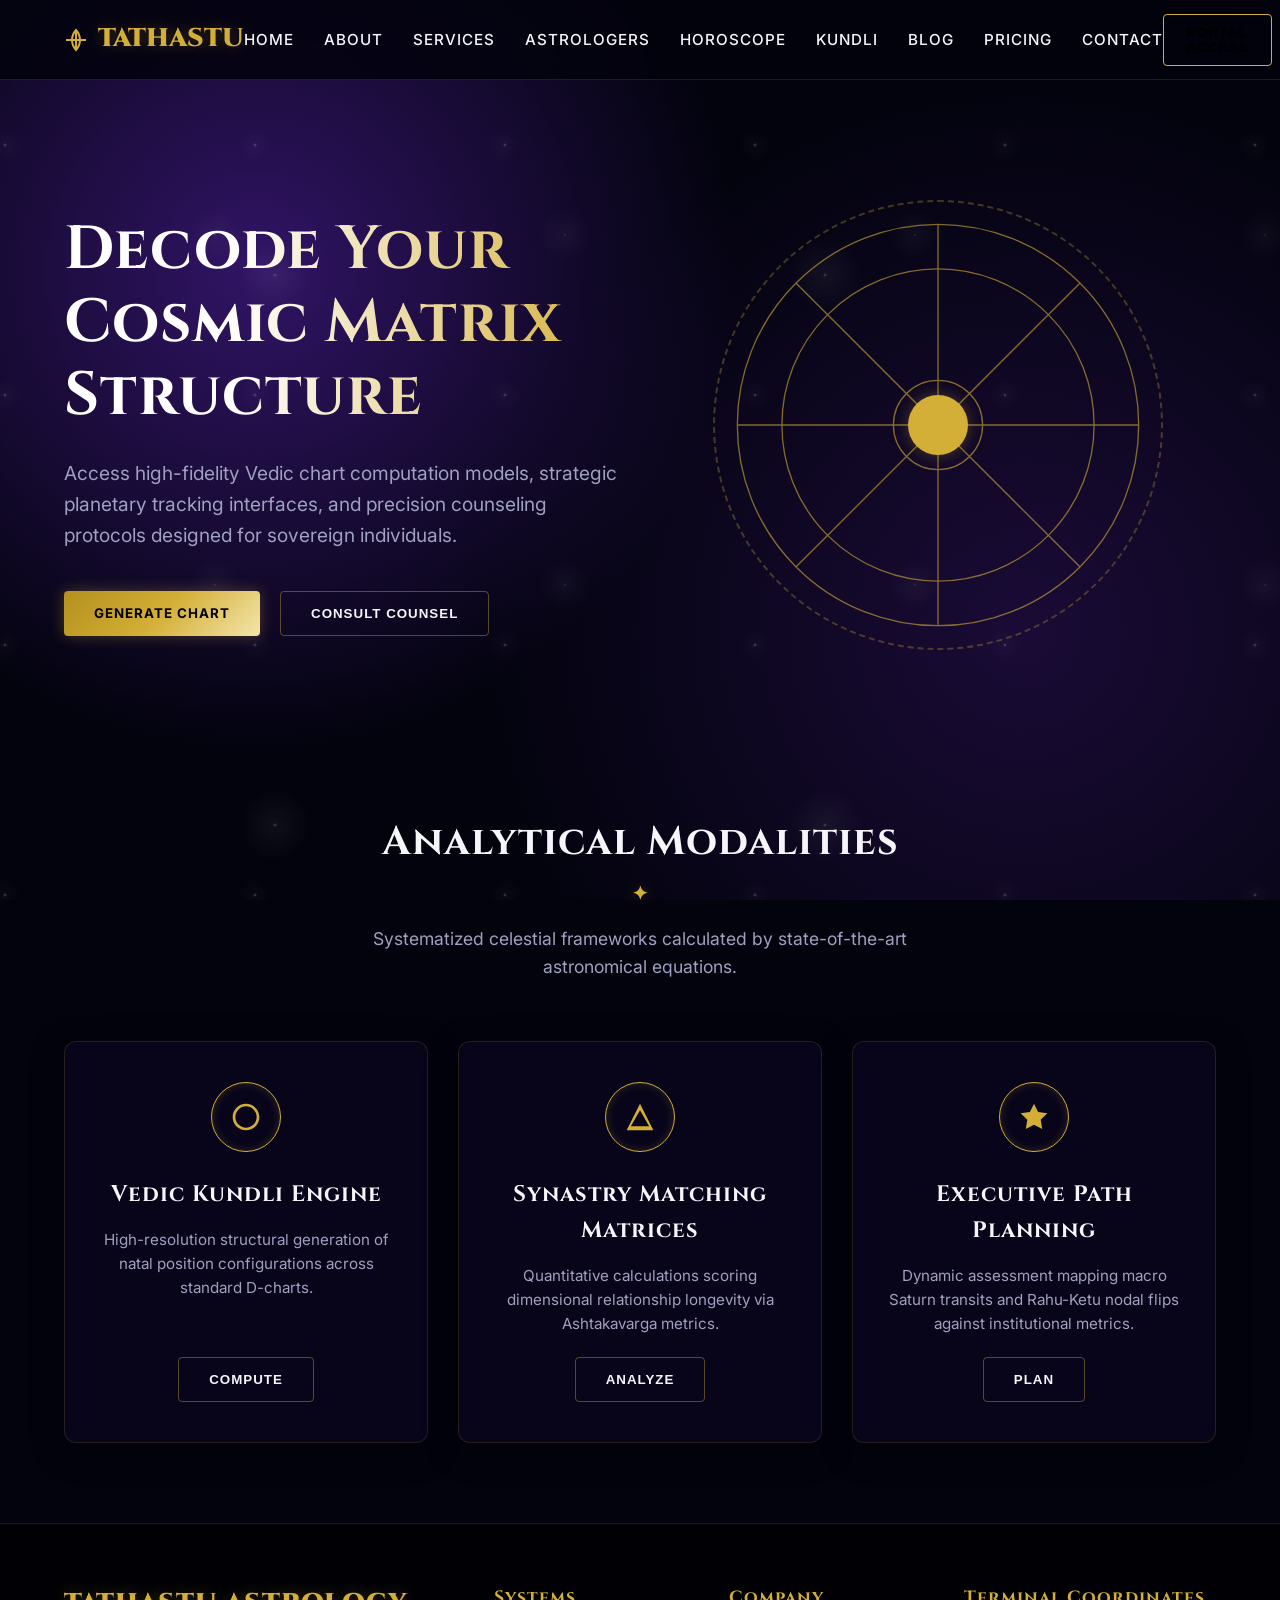
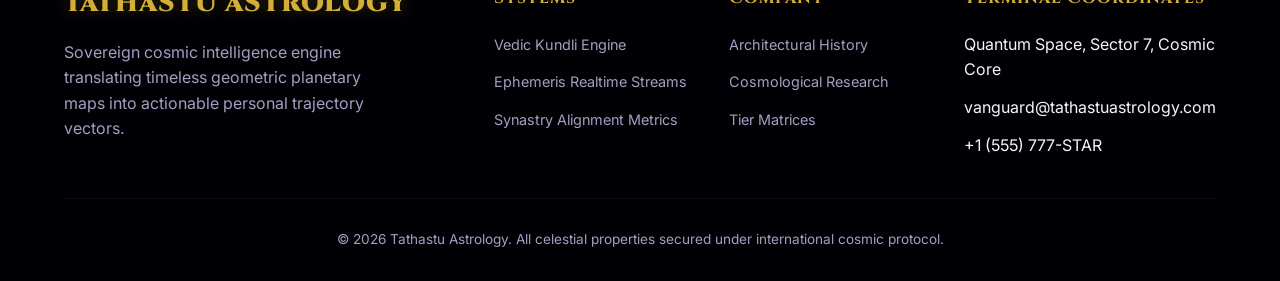
<file: tathastu-astrology/index.html>
<!DOCTYPE html>
<html lang="en">
<head>
    <meta charset="UTF-8">
    <meta name="viewport" content="width=device-width, initial-scale=1.0">
    <title>Tathastu Astrology | Elite Celestial Insights</title>
    <link rel="stylesheet" href="assets/css/style.css">
</head>
<body>

    <nav class="celestial-nav">
        <a href="index.html" class="nav-brand">
            <svg width="24" height="24" viewBox="0 0 24 24" fill="none" stroke="currentColor" stroke-width="2" style="color:var(--accent-gold);"><path d="M12 2v20M2 12h20M12 2a15.3 15.3 0 0 1 4 10 15.3 15.3 0 0 1-4 10 15.3 15.3 0 0 1-4-10 15.3 15.3 0 0 1 4-10z"/></svg>
            TATHASTU
        </a>
        <ul class="nav-links">
            <li><a href="index.html">Home</a></li>
            <li><a href="about.html">About</a></li>
            <li><a href="services.html">Services</a></li>
            <li><a href="astrologers.html">Astrologers</a></li>
            <li><a href="horoscope.html">Horoscope</a></li>
            <li><a href="kundli.html">Kundli</a></li>
            <li><a href="blog.html">Blog</a></li>
            <li><a href="pricing.html">Pricing</a></li>
            <li><a href="contact.html">Contact</a></li>
        </ul>
        <button class="nav-auth-btn" onclick="window.location.href='login.html'">Portal Access</button>
    </nav>

    <main class="page-container">
        <section class="hero-wrapper">
            <div class="hero-content">
                <h1>Decode Your Cosmic Matrix Structure</h1>
                <p>Access high-fidelity Vedic chart computation models, strategic planetary tracking interfaces, and precision counseling protocols designed for sovereign individuals.</p>
                <div class="hero-ctas">
                    <button class="btn-gold" onclick="window.location.href='kundli.html'">Generate Chart</button>
                    <button class="btn-outline" onclick="window.location.href='astrologers.html'">Consult Counsel</button>
                </div>
            </div>
            <div class="hero-visual">
                <div class="zodiac-wheel-container">
                    <svg viewBox="0 0 100 100" width="100%" height="100%" style="fill:none; stroke:var(--accent-gold); stroke-width:0.3; opacity:0.6;">
                        <circle cx="50" cy="50" r="45" />
                        <circle cx="50" cy="50" r="35" />
                        <circle cx="50" cy="50" r="10" />
                        <line x1="50" y1="5" x2="50" y2="95" />
                        <line x1="5" y1="50" x2="95" y2="50" />
                        <line x1="18.2" y1="18.2" x2="81.8" y2="81.8" />
                        <line x1="81.8" y1="18.2" x2="18.2" y2="81.8" />
                    </svg>
                    <div class="zodiac-wheel-center"></div>
                </div>
            </div>
        </section>

        <section style="margin-top: 100px;">
            <div class="section-header">
                <h2>Analytical Modalities</h2>
                <p>Systematized celestial frameworks calculated by state-of-the-art astronomical equations.</p>
            </div>
            <div class="services-matrix">
                <div class="service-card glass-panel">
                    <div class="service-icon-frame">
                        <svg viewBox="0 0 24 24"><path d="M12 22C6.477 22 2 17.523 2 12S6.477 2 12 2s10 4.477 10 10-4.477 10-10 10zm0-2a8 8 0 1 0 0-16 8 8 0 0 0 0 16z"/></svg>
                    </div>
                    <h3>Vedic Kundli Engine</h3>
                    <p>High-resolution structural generation of natal position configurations across standard D-charts.</p>
                    <button class="btn-outline" onclick="window.location.href='kundli.html'">Compute</button>
                </div>
                <div class="service-card glass-panel">
                    <div class="service-icon-frame">
                        <svg viewBox="0 0 24 24"><path d="M12 2L2 22h20L12 2zm0 4.85L18.85 19H5.15L12 6.85z"/></svg>
                    </div>
                    <h3>Synastry Matching Matrices</h3>
                    <p>Quantitative calculations scoring dimensional relationship longevity via Ashtakavarga metrics.</p>
                    <button class="btn-outline" onclick="window.location.href='services.html'">Analyze</button>
                </div>
                <div class="service-card glass-panel">
                    <div class="service-icon-frame">
                        <svg viewBox="0 0 24 24"><path d="M12 2l3.09 6.26L22 9.27l-5 4.87 1.18 6.88L12 17.77l-6.18 3.25L7 14.14 2 9.27l6.91-1.01L12 2z"/></svg>
                    </div>
                    <h3>Executive Path Planning</h3>
                    <p>Dynamic assessment mapping macro Saturn transits and Rahu-Ketu nodal flips against institutional metrics.</p>
                    <button class="btn-outline" onclick="window.location.href='services.html'">Plan</button>
                </div>
            </div>
        </section>
    </main>

    <footer class="cosmic-footer">
        <div class="footer-layout">
            <div class="footer-info-block">
                <h3 class="nav-brand" style="padding-left:0;">TATHASTU ASTROLOGY</h3>
                <p>Sovereign cosmic intelligence engine translating timeless geometric planetary maps into actionable personal trajectory vectors.</p>
            </div>
            <div class="footer-column">
                <h4>Systems</h4>
                <ul>
                    <li><a href="kundli.html">Vedic Kundli Engine</a></li>
                    <li><a href="horoscope.html">Ephemeris Realtime Streams</a></li>
                    <li><a href="services.html">Synastry Alignment Metrics</a></li>
                </ul>
            </div>
            <div class="footer-column">
                <h4>Company</h4>
                <ul>
                    <li><a href="about.html">Architectural History</a></li>
                    <li><a href="blog.html">Cosmological Research</a></li>
                    <li><a href="pricing.html">Tier Matrices</a></li>
                </ul>
            </div>
            <div class="footer-column">
                <h4>Terminal Coordinates</h4>
                <ul>
                    <li>Quantum Space, Sector 7, Cosmic Core</li>
                    <li>vanguard@tathastuastrology.com</li>
                    <li>+1 (555) 777-STAR</li>
                </ul>
            </div>
        </div>
        <div class="footer-copyright">
            &copy; 2026 Tathastu Astrology. All celestial properties secured under international cosmic protocol.
        </div>
    </footer>

    <script src="assets/js/app.js"></script>
</body>
</html>
</file>
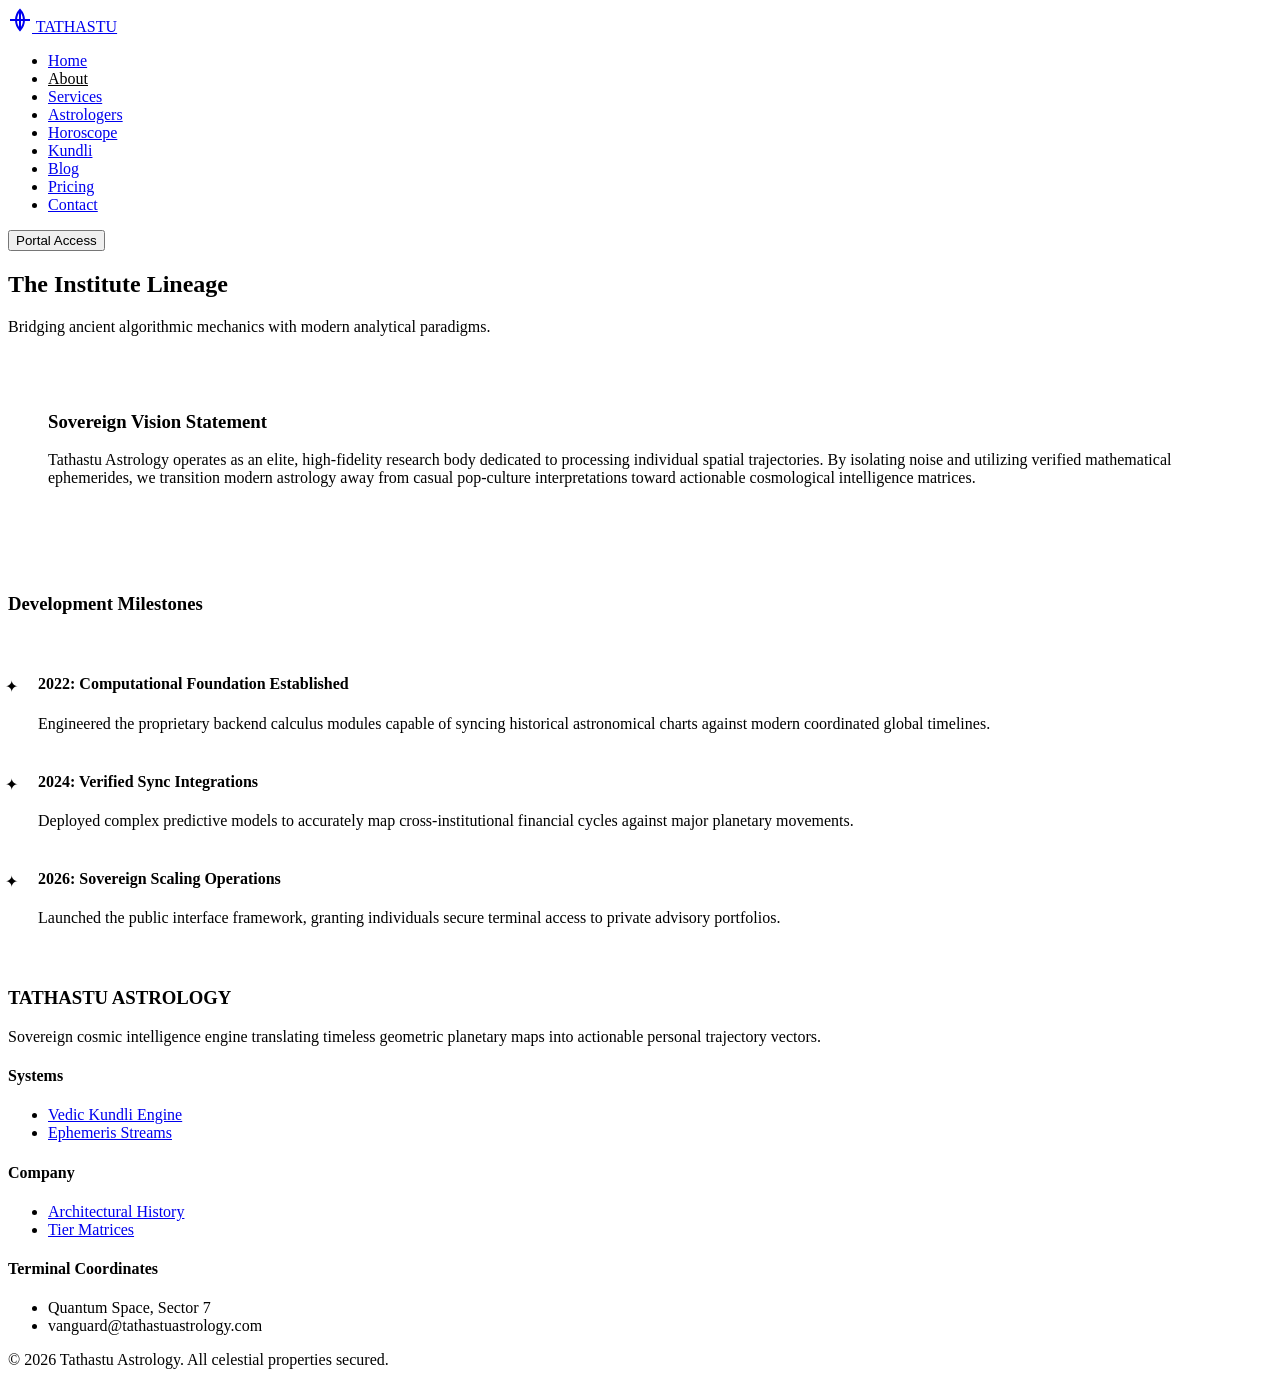
<file: tathastu-astrology/about.html>
<!DOCTYPE html>
<html lang="en">
<head>
    <meta charset="UTF-8">
    <meta name="viewport" content="width=device-width, initial-scale=1.0">
    <title>About | Tathastu Astrology</title>
    <link class="stylesheet" href="assets/css/style.css">
    <style>
        .timeline-matrix { position: relative; margin: 60px 0; padding-left: 30px; border-left: 2px solid var(--glass-border); }
        .timeline-node { position: relative; margin-bottom: 40px; }
        .timeline-node::before { content: "✦"; position: absolute; left: -37px; top: 2px; color: var(--accent-gold); background: var(--bg-space); padding: 0 4px; }
    </style>
</head>
<body>
    <nav class="celestial-nav">
        <a href="index.html" class="nav-brand">
            <svg width="24" height="24" viewBox="0 0 24 24" fill="none" stroke="currentColor" stroke-width="2" style="color:var(--accent-gold);"><path d="M12 2v20M2 12h20M12 2a15.3 15.3 0 0 1 4 10 15.3 15.3 0 0 1-4 10 15.3 15.3 0 0 1-4-10 15.3 15.3 0 0 1 4-10z"/></svg>
            TATHASTU
        </a>
        <ul class="nav-links">
            <li><a href="index.html">Home</a></li>
            <li><a href="about.html" style="color: var(--accent-gold);">About</a></li>
            <li><a href="services.html">Services</a></li>
            <li><a href="astrologers.html">Astrologers</a></li>
            <li><a href="horoscope.html">Horoscope</a></li>
            <li><a href="kundli.html">Kundli</a></li>
            <li><a href="blog.html">Blog</a></li>
            <li><a href="pricing.html">Pricing</a></li>
            <li><a href="contact.html">Contact</a></li>
        </ul>
        <button class="nav-auth-btn" onclick="window.location.href='login.html'">Portal Access</button>
    </nav>

    <main class="page-container">
        <section class="section-header">
            <h2>The Institute Lineage</h2>
            <p>Bridging ancient algorithmic mechanics with modern analytical paradigms.</p>
        </section>

        <div class="glass-panel" style="padding: 40px; margin-bottom: 50px;">
            <h3>Sovereign Vision Statement</h3>
            <p style="color: var(--text-muted); margin-top: 15px;">Tathastu Astrology operates as an elite, high-fidelity research body dedicated to processing individual spatial trajectories. By isolating noise and utilizing verified mathematical ephemerides, we transition modern astrology away from casual pop-culture interpretations toward actionable cosmological intelligence matrices.</p>
        </div>

        <h3>Development Milestones</h3>
        <div class="timeline-matrix">
            <div class="timeline-node">
                <h4>2022: Computational Foundation Established</h4>
                <p style="color: var(--text-muted);">Engineered the proprietary backend calculus modules capable of syncing historical astronomical charts against modern coordinated global timelines.</p>
            </div>
            <div class="timeline-node">
                <h4>2024: Verified Sync Integrations</h4>
                <p style="color: var(--text-muted);">Deployed complex predictive models to accurately map cross-institutional financial cycles against major planetary movements.</p>
            </div>
            <div class="timeline-node">
                <h4>2026: Sovereign Scaling Operations</h4>
                <p style="color: var(--text-muted);">Launched the public interface framework, granting individuals secure terminal access to private advisory portfolios.</p>
            </div>
        </div>
    </main>

    <footer class="cosmic-footer">
        <div class="footer-layout">
            <div class="footer-info-block">
                <h3 class="nav-brand" style="padding-left:0;">TATHASTU ASTROLOGY</h3>
                <p>Sovereign cosmic intelligence engine translating timeless geometric planetary maps into actionable personal trajectory vectors.</p>
            </div>
            <div class="footer-column">
                <h4>Systems</h4>
                <ul><li><a href="kundli.html">Vedic Kundli Engine</a></li><li><a href="horoscope.html">Ephemeris Streams</a></li></ul>
            </div>
            <div class="footer-column">
                <h4>Company</h4>
                <ul><li><a href="about.html">Architectural History</a></li><li><a href="pricing.html">Tier Matrices</a></li></ul>
            </div>
            <div class="footer-column">
                <h4>Terminal Coordinates</h4>
                <ul><li>Quantum Space, Sector 7</li><li>vanguard@tathastuastrology.com</li></ul>
            </div>
        </div>
        <div class="footer-copyright">&copy; 2026 Tathastu Astrology. All celestial properties secured.</div>
    </footer>
</body>
</html>
</file>
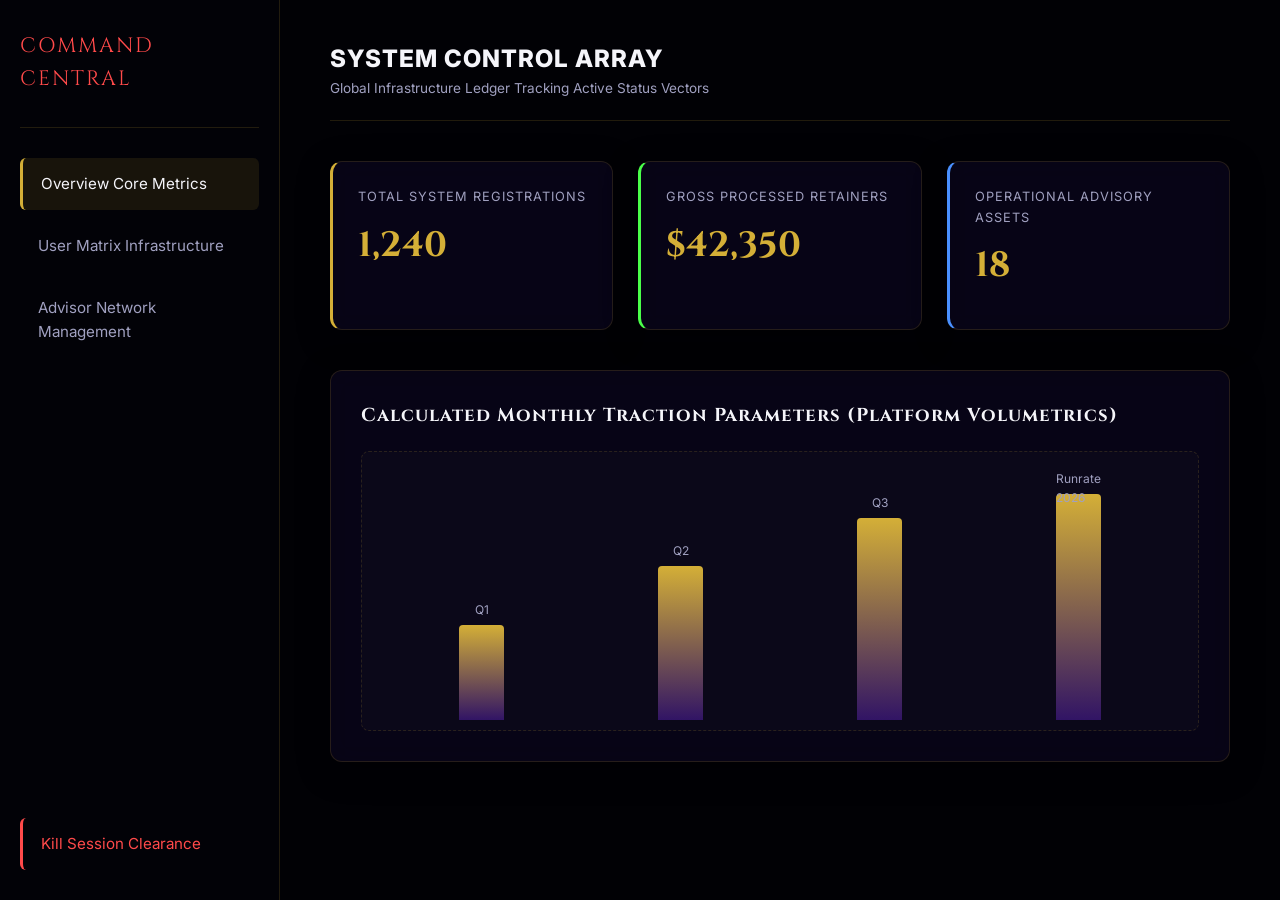
<file: tathastu-astrology/admin-dashboard.html>
<!DOCTYPE html>
<html lang="en">
<head>
    <meta charset="UTF-8">
    <meta name="viewport" content="width=device-width, initial-scale=1.0">
    <title>Command Core Panel | Tathastu Systems</title>
    <link rel="stylesheet" href="assets/css/style.css">
</head>
<body>
    <div class="dashboard-workspace">
        <aside class="dashboard-sidebar" style="background:#020207;">
            <div class="sidebar-header" style="color:#ff4a4a; letter-spacing:2px;">COMMAND CENTRAL</div>
            <ul class="sidebar-menu">
                <li class="sidebar-link active" id="adminMenuOverview" onclick="window.switchAdminTab('overview')">Overview Core Metrics</li>
                <li class="sidebar-link" id="adminMenuUsers" onclick="window.switchAdminTab('users')">User Matrix Infrastructure</li>
                <li class="sidebar-link" id="adminMenuAstrologers" onclick="window.switchAdminTab('astrologers')">Advisor Network Management</li>
                <li class="sidebar-link" style="margin-top:auto; border-left:3px solid #ff4a4a; color:#ff4a4a;" onclick="window.location.href='index.html'">Kill Session Clearance</li>
            </ul>
        </aside>

        <main class="dashboard-content-viewport">
            <header style="display:flex; justify-content:between; align-items:center; margin-bottom:40px; border-bottom:1px solid var(--glass-border); padding-bottom:20px;">
                <div>
                    <h2 style="font-family:var(--font-body); font-weight:800; text-transform:uppercase;">System Control Array</h2>
                    <p style="color:var(--text-muted); font-size:0.85rem;">Global Infrastructure Ledger Tracking Active Status Vectors</p>
                </div>
            </header>

            <div id="adminPanelSectionOverview">
                <div class="metrics-row">
                    <div class="glass-panel metric-card" style="border-left:3px solid var(--accent-gold);"><div class="metric-label">Total System Registrations</div><div class="metric-value" id="countUsers">1,240</div></div>
                    <div class="glass-panel metric-card" style="border-left:3px solid #4aff4a;"><div class="metric-label">Gross Processed Retainers</div><div class="metric-value">$42,350</div></div>
                    <div class="glass-panel metric-card" style="border-left:3px solid #4a90ff;"><div class="metric-label">Operational Advisory Assets</div><div class="metric-value" id="countAstrologers">18</div></div>
                </div>

                <div class="glass-panel" style="padding:30px; margin-bottom:40px;">
                    <h3>Calculated Monthly Traction Parameters (Platform Volumetrics)</h3>
                    <div class="chart-mock-container">
                        <div class="chart-bar-mock" style="height: 40%;" data-value="Q1"></div>
                        <div class="chart-bar-mock" style="height: 65%;" data-value="Q2"></div>
                        <div class="chart-bar-mock" style="height: 85%;" data-value="Q3"></div>
                        <div class="chart-bar-mock" style="height: 95%;" data-value="Runrate 2026"></div>
                    </div>
                </div>
            </div>

            <div id="adminPanelSectionUsers" style="display:none;">
                <div style="display:flex; justify-content:between; align-items:center; margin-bottom:20px;">
                    <h3>Registered Client Vectors Database</h3>
                    <button class="btn-gold" style="padding:8px 16px; font-size:0.8rem;" onclick="window.triggerUserCreationRoutine()">Inject New Client Vector</button>
                </div>
                <div class="glass-panel data-table-container">
                    <table class="report-table-data" style="margin-top:0;">
                        <thead><tr><th>Identifier Hash</th><th>Email Matrix Address</th><th>Clearance Tier</th><th>Operational Controls</th></tr></thead>
                        <tbody id="adminUsersControlTableBody"></tbody>
                    </table>
                </div>
            </div>

            <div id="adminPanelSectionAstrologers" style="display:none;">
                <div style="display:flex; justify-content:between; align-items:center; margin-bottom:20px;">
                    <h3>Assigned Advisory Assets List Matrix</h3>
                    <button class="btn-gold" style="padding:8px 16px; font-size:0.8rem;" onclick="window.triggerAstrologerCreationRoutine()">Onboard Expert Asset</button>
                </div>
                <div class="glass-panel data-table-container">
                    <table class="report-table-data" style="margin-top:0;">
                        <thead><tr><th>Asset Identifier</th><th>Expertise Designation</th><th>Experience Metrics</th><th>System Controls</th></tr></thead>
                        <tbody id="adminAstrologersControlTableBody"></tbody>
                    </table>
                </div>
            </div>
        </main>
    </div>

    <script src="assets/js/app.js"></script>
    <script>
        document.addEventListener('DOMContentLoaded', () => {
            if(typeof window.initializeAdminWorkspaceCore === 'function') { window.initializeAdminWorkspaceCore(); }
        });
    </script>
</body>
</html>
</file>
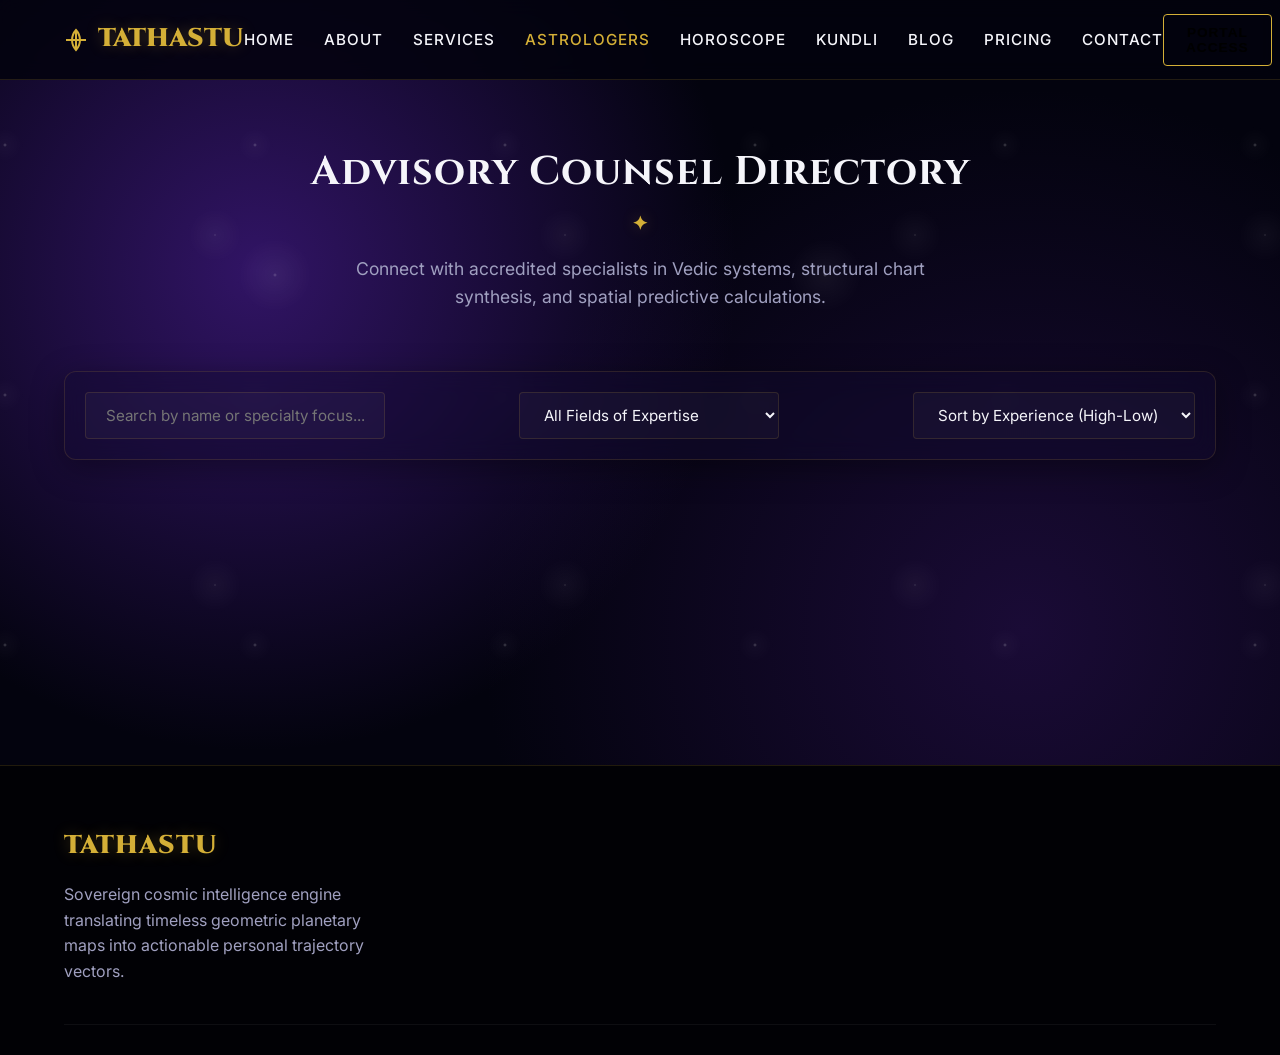
<file: tathastu-astrology/astrologers.html>
<!DOCTYPE html>
<html lang="en">
<head>
    <meta charset="UTF-8">
    <meta name="viewport" content="width=device-width, initial-scale=1.0">
    <title>Directory of Advisory Counsel | Tathastu Astrology</title>
    <link rel="stylesheet" href="assets/css/style.css">
</head>
<body>
    <nav class="celestial-nav">
        <a href="index.html" class="nav-brand"><svg width="24" height="24" viewBox="0 0 24 24" fill="none" stroke="currentColor" stroke-width="2" style="color:var(--accent-gold);"><path d="M12 2v20M2 12h20M12 2a15.3 15.3 0 0 1 4 10 15.3 15.3 0 0 1-4 10 15.3 15.3 0 0 1-4-10 15.3 15.3 0 0 1 4-10z"/></svg>TATHASTU</a>
        <ul class="nav-links">
            <li><a href="index.html">Home</a></li>
            <li><a href="about.html">About</a></li>
            <li><a href="services.html">Services</a></li>
            <li><a href="astrologers.html" style="color: var(--accent-gold);">Astrologers</a></li>
            <li><a href="horoscope.html">Horoscope</a></li>
            <li><a href="kundli.html">Kundli</a></li>
            <li><a href="blog.html">Blog</a></li>
            <li><a href="pricing.html">Pricing</a></li>
            <li><a href="contact.html">Contact</a></li>
        </ul>
        <button class="nav-auth-btn" onclick="window.location.href='login.html'">Portal Access</button>
    </nav>

    <main class="page-container">
        <section class="section-header">
            <h2>Advisory Counsel Directory</h2>
            <p>Connect with accredited specialists in Vedic systems, structural chart synthesis, and spatial predictive calculations.</p>
        </section>

        <div class="glass-panel directory-controls">
            <input type="text" id="dirSearch" class="search-input" placeholder="Search by name or specialty focus...">
            <select id="dirExpertise" class="filter-select">
                <option value="all">All Fields of Expertise</option>
                <option value="vedic">Vedic Chart Mechanics</option>
                <option value="financial">Financial Cosmology</option>
                <option value="synastry">Synastry & Kinship Systems</option>
            </select>
            <select id="dirSort" class="filter-select">
                <option value="exp">Sort by Experience (High-Low)</option>
                <option value="fee">Sort by Retainer (Low-High)</option>
            </select>
        </div>

        <div class="astrologers-grid" id="astrologerGridContainer">
            </div>
    </main>

    <div class="modal-overlay" id="bookingModal">
        <div class="glass-panel modal-surface">
            <h3>Secure Consultation Matrix Block</h3>
            <p style="color:var(--text-muted); margin: 15px 0;" id="bookingTargetName"></p>
            <div class="input-block" style="margin-bottom:20px;">
                <label>Target Execution Date</label>
                <input type="date" style="background:rgba(255,255,255,0.05); color:white; border:1px solid var(--accent-gold); padding:10px;">
            </div>
            <div style="display:flex; gap:15px; justify-content:flex-end;">
                <button class="btn-outline" onclick="document.getElementById('bookingModal').style.display='none'">Abort</button>
                <button class="btn-gold" onclick="alert('Session reservation confirmed within pipeline.'); document.getElementById('bookingModal').style.display='none'">Confirm Reservation</button>
            </div>
        </div>
    </div>

    <footer class="cosmic-footer">
        <div class="footer-layout">
            <div class="footer-info-block">
                <h3 class="nav-brand" style="padding-left:0;">TATHASTU</h3>
                <p>Sovereign cosmic intelligence engine translating timeless geometric planetary maps into actionable personal trajectory vectors.</p>
            </div>
        </div>
    </footer>

    <script src="assets/js/app.js"></script>
    <script>
        // Execution sequence initializing directory state engines
        document.addEventListener('DOMContentLoaded', () => {
            if(typeof window.initializeAstrologerDirectory === 'function') {
                window.initializeAstrologerDirectory();
            }
        });
    </script>
</body>
</html>
</file>
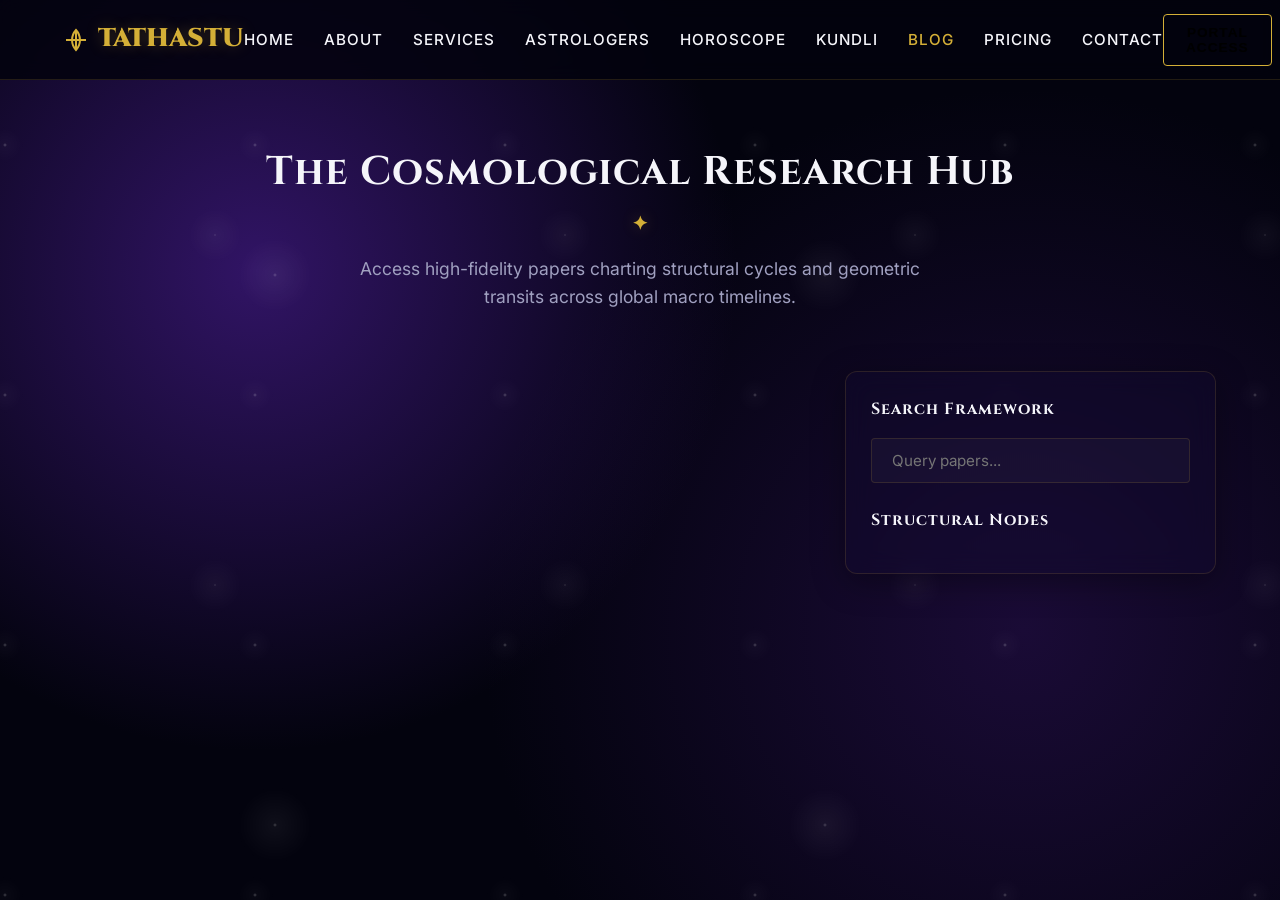
<file: tathastu-astrology/blog.html>
<!DOCTYPE html>
<html lang="en">
<head>
    <meta charset="UTF-8">
    <meta name="viewport" content="width=device-width, initial-scale=1.0">
    <title>Cosmological Research Hub | Tathastu Astrology</title>
    <link rel="stylesheet" href="assets/css/style.css">
    <style>
        .blog-structure-grid { display: grid; grid-template-columns: 2fr 1fr; gap: 40px; margin-top: 40px; }
        .blog-card-item { padding: 30px; margin-bottom: 30px; }
        .category-pill { background: rgba(212,175,55,0.1); border:1px solid var(--accent-gold); padding:4px 12px; font-size:0.75rem; border-radius:20px; color:var(--accent-gold); text-transform:uppercase; display:inline-block; margin-bottom:15px; }
    </style>
</head>
<body>
    <nav class="celestial-nav">
        <a href="index.html" class="nav-brand"><svg width="24" height="24" viewBox="0 0 24 24" fill="none" stroke="currentColor" stroke-width="2" style="color:var(--accent-gold);"><path d="M12 2v20M2 12h20M12 2a15.3 15.3 0 0 1 4 10 15.3 15.3 0 0 1-4 10 15.3 15.3 0 0 1-4-10 15.3 15.3 0 0 1 4-10z"/></svg>TATHASTU</a>
        <ul class="nav-links">
            <li><a href="index.html">Home</a></li><li><a href="about.html">About</a></li><li><a href="services.html">Services</a></li><li><a href="astrologers.html">Astrologers</a></li><li><a href="horoscope.html">Horoscope</a></li><li><a href="kundli.html">Kundli</a></li>
            <li><a href="blog.html" style="color: var(--accent-gold);">Blog</a></li><li><a href="pricing.html">Pricing</a></li><li><a href="contact.html">Contact</a></li>
        </ul>
        <button class="nav-auth-btn" onclick="window.location.href='login.html'">Portal Access</button>
    </nav>

    <main class="page-container">
        <section class="section-header">
            <h2>The Cosmological Research Hub</h2>
            <p>Access high-fidelity papers charting structural cycles and geometric transits across global macro timelines.</p>
        </section>

        <div class="blog-structure-grid">
            <div id="blogPostsOutputContainer">
                </div>
            <div>
                <div class="glass-panel" style="padding: 25px; position: sticky; top: 110px;">
                    <h4>Search Framework</h4>
                    <input type="text" id="blogSearchInput" class="search-input" placeholder="Query papers..." style="width:100%; margin: 15px 0 25px 0;">
                    
                    <h4 style="margin-bottom:15px;">Structural Nodes</h4>
                    <ul style="list-style:none; display:flex; flex-direction:column; gap:10px; color:var(--text-muted); font-size:0.9rem;" id="blogCategoryListContainer">
                        </ul>
                </div>
            </div>
        </div>
    </main>

    <script src="assets/js/app.js"></script>
    <script>
        document.addEventListener('DOMContentLoaded', () => {
            if(typeof window.initializeBlogEngine === 'function') { window.initializeBlogEngine(); }
        });
    </script>
</body>
</html>
</file>
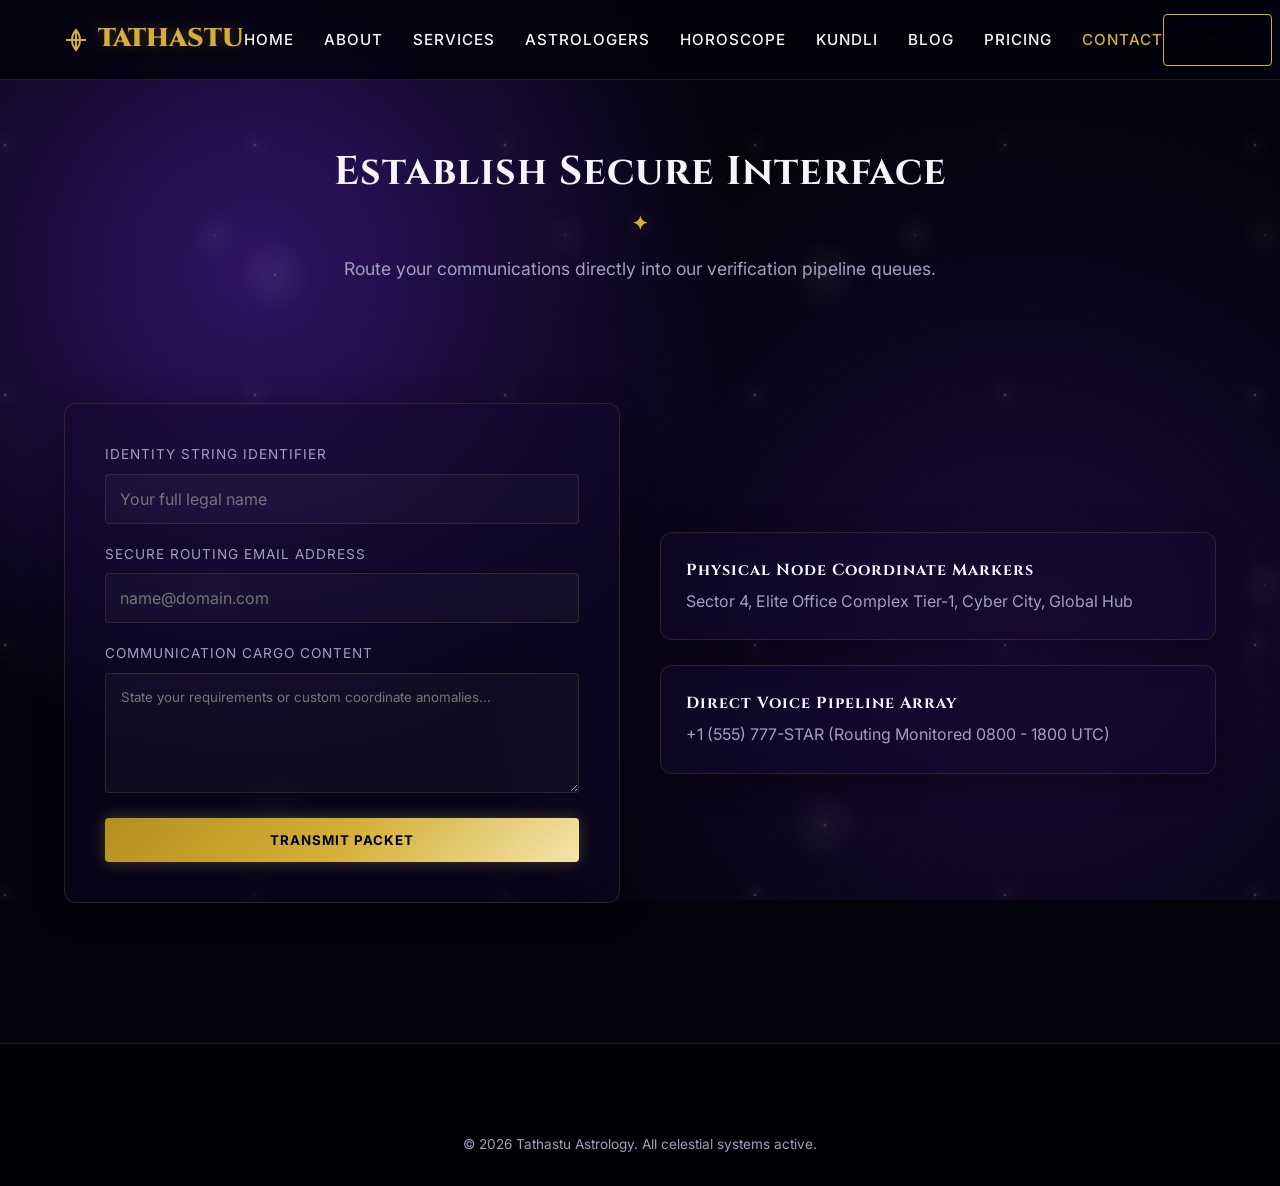
<file: tathastu-astrology/contact.html>
<!DOCTYPE html>
<html lang="en">
<head>
    <meta charset="UTF-8">
    <meta name="viewport" content="width=device-width, initial-scale=1.0">
    <title>Contact Terminal | Tathastu Astrology</title>
    <link rel="stylesheet" href="assets/css/style.css">
</head>
<body>
    <nav class="celestial-nav">
        <a href="index.html" class="nav-brand"><svg width="24" height="24" viewBox="0 0 24 24" fill="none" stroke="currentColor" stroke-width="2" style="color:var(--accent-gold);"><path d="M12 2v20M2 12h20M12 2a15.3 15.3 0 0 1 4 10 15.3 15.3 0 0 1-4 10 15.3 15.3 0 0 1-4-10 15.3 15.3 0 0 1 4-10z"/></svg>TATHASTU</a>
        <ul class="nav-links">
            <li><a href="index.html">Home</a></li><li><a href="about.html">About</a></li><li><a href="services.html">Services</a></li><li><a href="astrologers.html">Astrologers</a></li><li><a href="horoscope.html">Horoscope</a></li><li><a href="kundli.html">Kundli</a></li><li><a href="blog.html">Blog</a></li><li><a href="pricing.html">Pricing</a></li>
            <li><a href="contact.html" style="color: var(--accent-gold);">Contact</a></li>
        </ul>
        <button class="nav-auth-btn" onclick="window.location.href='login.html'">Portal Access</button>
    </nav>

    <main class="page-container">
        <section class="section-header">
            <h2>Establish Secure Interface</h2>
            <p>Route your communications directly into our verification pipeline queues.</p>
        </section>

        <div style="display:grid; grid-template-columns: 1fr 1fr; gap:40px;" class="hero-wrapper">
            <div class="glass-panel" style="padding:40px;">
                <form onsubmit="alert('Message packet securely integrated into routing tables.'); this.reset(); return false;">
                    <div class="input-block" style="margin-bottom:20px;">
                        <label>Identity String Identifier</label>
                        <input type="text" required placeholder="Your full legal name">
                    </div>
                    <div class="input-block" style="margin-bottom:20px;">
                        <label>Secure Routing Email Address</label>
                        <input type="email" required placeholder="name@domain.com">
                    </div>
                    <div class="input-block" style="margin-bottom:25px;">
                        <label>Communication Cargo Content</label>
                        <textarea style="background:rgba(255,255,255,0.03); border:1px solid var(--glass-border); border-radius:4px; padding:15px; color:white; min-height:120px; font-family:var(--font-body); outline:none; transition:var(--transition-smooth);" required placeholder="State your requirements or custom coordinate anomalies..."></textarea>
                    </div>
                    <button type="submit" class="btn-gold" style="width:100%;">Transmit Packet</button>
                </form>
            </div>
            <div style="display:flex; flex-direction:column; gap:25px; justify-content:center;">
                <div class="glass-panel" style="padding:25px;">
                    <h4>Physical Node Coordinate Markers</h4>
                    <p style="color:var(--text-muted); margin-top:5px;">Sector 4, Elite Office Complex Tier-1, Cyber City, Global Hub</p>
                </div>
                <div class="glass-panel" style="padding:25px;">
                    <h4>Direct Voice Pipeline Array</h4>
                    <p style="color:var(--text-muted); margin-top:5px;">+1 (555) 777-STAR (Routing Monitored 0800 - 1800 UTC)</p>
                </div>
            </div>
        </div>
    </main>

    <footer class="cosmic-footer">
        <div class="footer-copyright">&copy; 2026 Tathastu Astrology. All celestial systems active.</div>
    </footer>
</body>
</html>
</file>
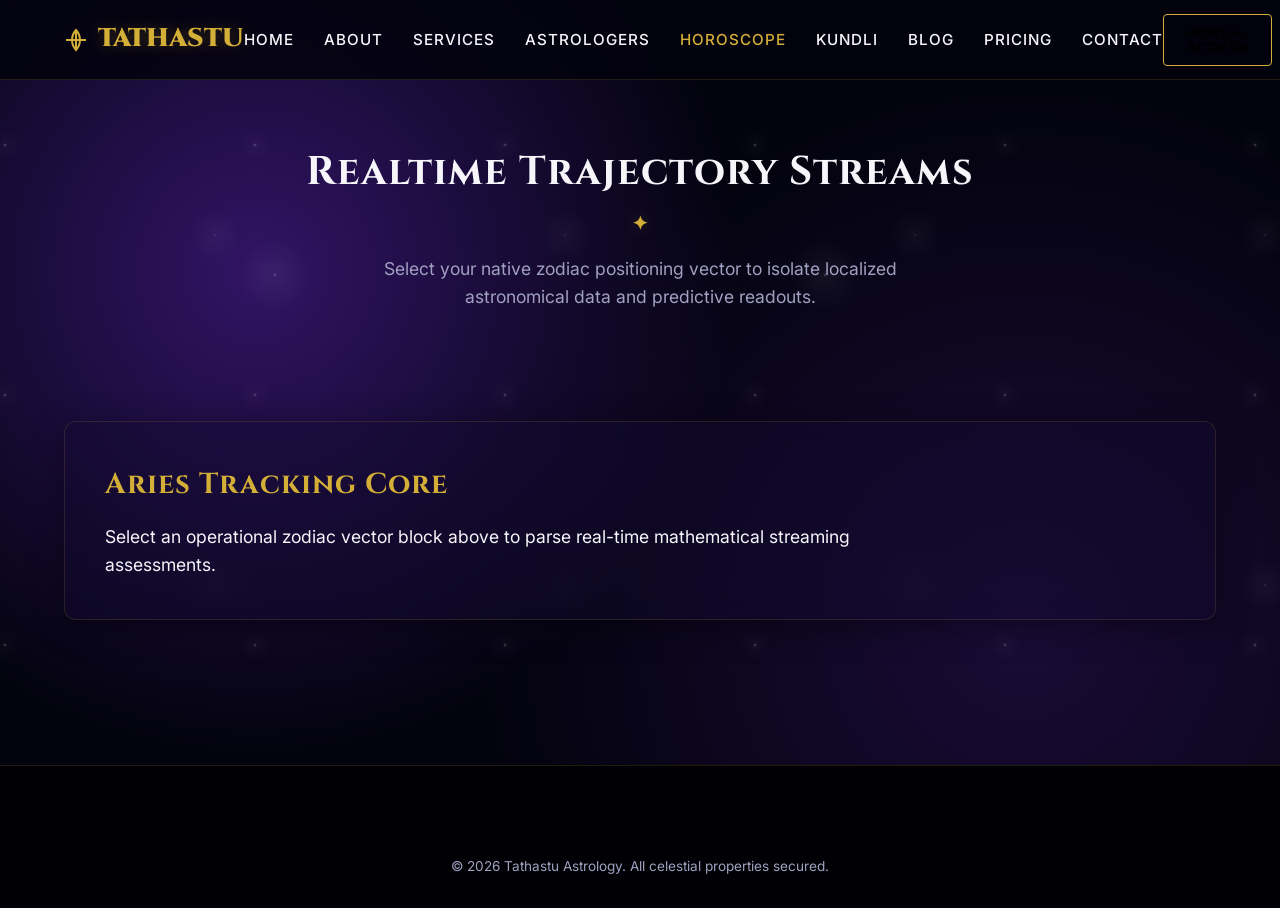
<file: tathastu-astrology/horoscope.html>
<!DOCTYPE html>
<html lang="en">
<head>
    <meta charset="UTF-8">
    <meta name="viewport" content="width=device-width, initial-scale=1.0">
    <title>Ephemeris Trajectory Streams | Tathastu Astrology</title>
    <link rel="stylesheet" href="assets/css/style.css">
</head>
<body>
    <nav class="celestial-nav">
        <a href="index.html" class="nav-brand"><svg width="24" height="24" viewBox="0 0 24 24" fill="none" stroke="currentColor" stroke-width="2" style="color:var(--accent-gold);"><path d="M12 2v20M2 12h20M12 2a15.3 15.3 0 0 1 4 10 15.3 15.3 0 0 1-4 10 15.3 15.3 0 0 1-4-10 15.3 15.3 0 0 1 4-10z"/></svg>TATHASTU</a>
        <ul class="nav-links">
            <li><a href="index.html">Home</a></li><li><a href="about.html">About</a></li><li><a href="services.html">Services</a></li><li><a href="astrologers.html">Astrologers</a></li>
            <li><a href="horoscope.html" style="color: var(--accent-gold);">Horoscope</a></li><li><a href="kundli.html">Kundli</a></li><li><a href="blog.html">Blog</a></li><li><a href="pricing.html">Pricing</a></li><li><a href="contact.html">Contact</a></li>
        </ul>
        <button class="nav-auth-btn" onclick="window.location.href='login.html'">Portal Access</button>
    </nav>

    <main class="page-container">
        <section class="section-header">
            <h2>Realtime Trajectory Streams</h2>
            <p>Select your native zodiac positioning vector to isolate localized astronomical data and predictive readouts.</p>
        </section>

        <div class="zodiac-selector-grid" id="zodiacSelectorContainer">
            </div>

        <div class="glass-panel horoscope-display-panel" id="horoscopeContentPanel">
            <h3 id="horoscopeTargetTitle" style="color: var(--accent-gold); font-size: 1.8rem; margin-bottom:15px;">Aries Tracking Core</h3>
            <p id="horoscopeTargetContent" style="color: var(--text-light); font-size: 1.1rem; max-width:850px;">Select an operational zodiac vector block above to parse real-time mathematical streaming assessments.</p>
        </div>
    </main>

    <footer class="cosmic-footer">
        <div class="footer-copyright">&copy; 2026 Tathastu Astrology. All celestial properties secured.</div>
    </footer>

    <script src="assets/js/app.js"></script>
    <script>
        document.addEventListener('DOMContentLoaded', () => {
            if(typeof window.initializeHoroscopeEngine === 'function') {
                window.initializeHoroscopeEngine();
            }
        });
    </script>
</body>
</html>
</file>
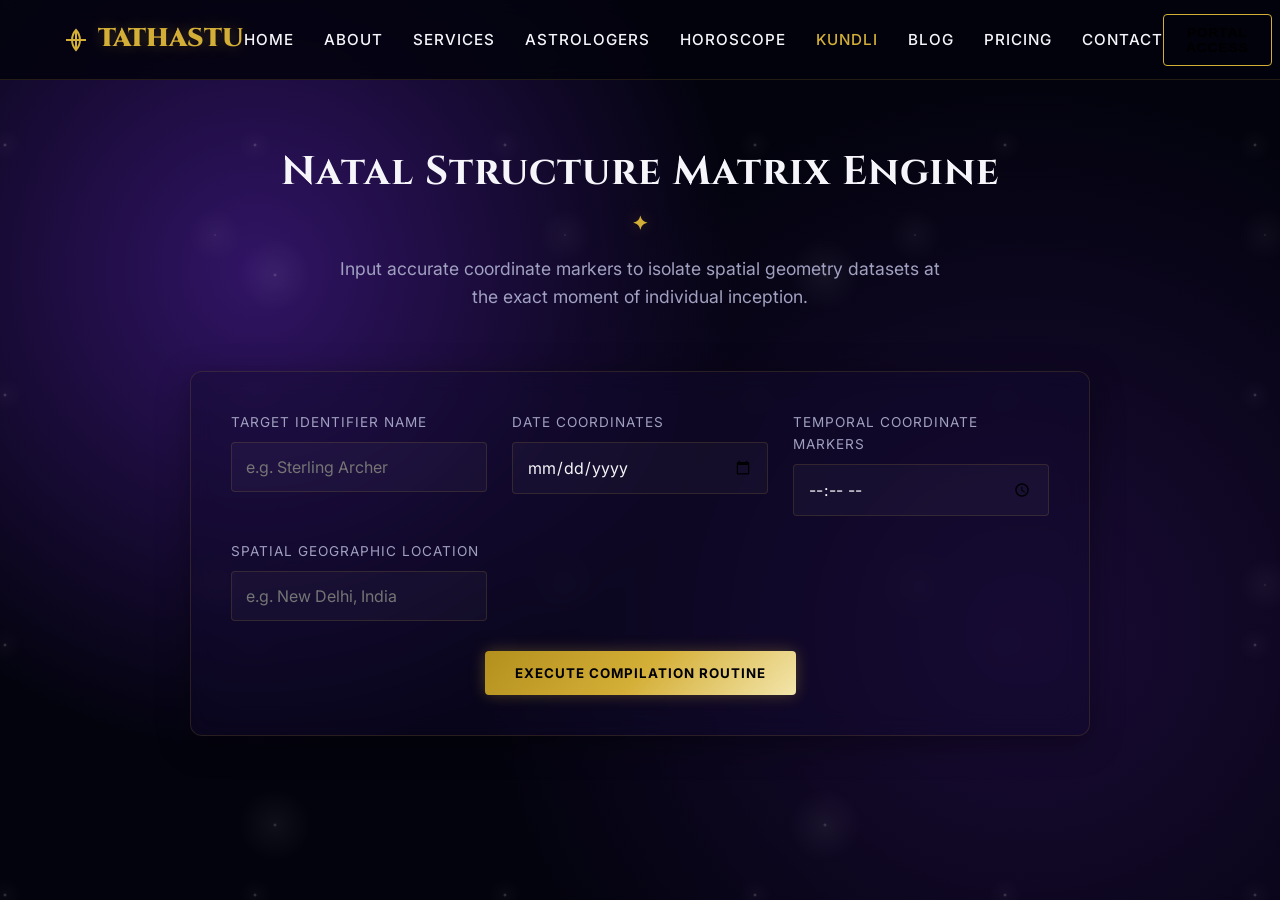
<file: tathastu-astrology/kundli.html>
<!DOCTYPE html>
<html lang="en">
<head>
    <meta charset="UTF-8">
    <meta name="viewport" content="width=device-width, initial-scale=1.0">
    <title>Vedic Chart Engine | Tathastu Astrology</title>
    <link rel="stylesheet" href="assets/css/style.css">
</head>
<body>
    <nav class="celestial-nav">
        <a href="index.html" class="nav-brand"><svg width="24" height="24" viewBox="0 0 24 24" fill="none" stroke="currentColor" stroke-width="2" style="color:var(--accent-gold);"><path d="M12 2v20M2 12h20M12 2a15.3 15.3 0 0 1 4 10 15.3 15.3 0 0 1-4 10 15.3 15.3 0 0 1-4-10 15.3 15.3 0 0 1 4-10z"/></svg>TATHASTU</a>
        <ul class="nav-links">
            <li><a href="index.html">Home</a></li><li><a href="about.html">About</a></li><li><a href="services.html">Services</a></li><li><a href="astrologers.html">Astrologers</a></li><li><a href="horoscope.html">Horoscope</a></li>
            <li><a href="kundli.html" style="color: var(--accent-gold);">Kundli</a></li><li><a href="blog.html">Blog</a></li><li><a href="pricing.html">Pricing</a></li><li><a href="contact.html">Contact</a></li>
        </ul>
        <button class="nav-auth-btn" onclick="window.location.href='login.html'">Portal Access</button>
    </nav>

    <main class="page-container">
        <section class="section-header">
            <h2>Natal Structure Matrix Engine</h2>
            <p>Input accurate coordinate markers to isolate spatial geometry datasets at the exact moment of individual inception.</p>
        </section>

        <div class="glass-panel" style="padding: 40px; max-width: 900px; margin: 0 auto;">
            <form id="kundliGenerationForm" onsubmit="window.processKundliEngine(event)">
                <div class="form-layout-grid">
                    <div class="input-block">
                        <label>Target Identifier Name</label>
                        <input type="text" id="kName" required placeholder="e.g. Sterling Archer">
                    </div>
                    <div class="input-block">
                        <label>Date Coordinates</label>
                        <input type="date" id="kDate" required>
                    </div>
                    <div class="input-block">
                        <label>Temporal Coordinate Markers</label>
                        <input type="time" id="kTime" required>
                    </div>
                    <div class="input-block">
                        <label>Spatial Geographic Location</label>
                        <input type="text" id="kPlace" required placeholder="e.g. New Delhi, India">
                    </div>
                </div>
                <div style="text-align: center;">
                    <button type="submit" class="btn-gold">Execute Compilation Routine</button>
                </div>
            </form>
        </div>

        <div class="glass-panel report-output-box" id="kundliOutputMatrixArea">
            <h3 style="color: var(--accent-gold); margin-bottom: 20px; font-size: 1.6rem; text-align: center;">Calculated Planimetric Coordinates</h3>
            <div style="display: grid; grid-template-columns: 1fr 1fr; gap: 30px;" id="kundliMetaDetailsBlock">
                </div>
            
            <table class="report-table-data">
                <thead>
                    <tr>
                        <th>Celestial Body</th>
                        <th>Geometric Longitude</th>
                        <th>Zodiac Domain Placement</th>
                        <th>Nakshatra Domain</th>
                        <th>Pada</th>
                    </tr>
                </thead>
                <tbody id="kundliPlanetaryTableBody">
                    </tbody>
            </table>
        </div>
    </main>

    <script src="assets/js/app.js"></script>
</body>
</html>
</file>
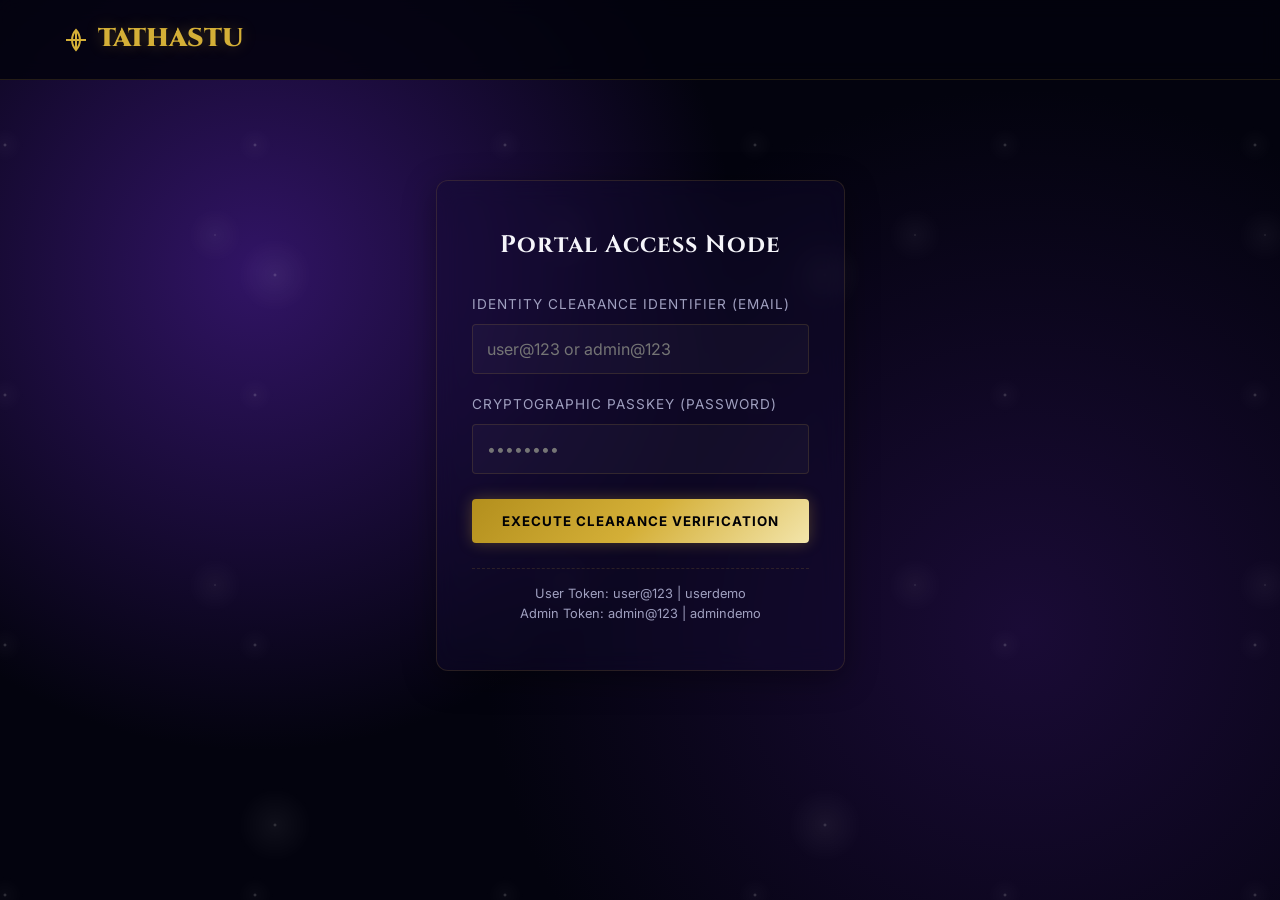
<file: tathastu-astrology/login.html>
<!DOCTYPE html>
<html lang="en">
<head>
    <meta charset="UTF-8">
    <meta name="viewport" content="width=device-width, initial-scale=1.0">
    <title>Portal Access | Tathastu Astrology</title>
    <link rel="stylesheet" href="assets/css/style.css">
</head>
<body>
    <nav class="celestial-nav">
        <a href="index.html" class="nav-brand"><svg width="24" height="24" viewBox="0 0 24 24" fill="none" stroke="currentColor" stroke-width="2" style="color:var(--accent-gold);"><path d="M12 2v20M2 12h20M12 2a15.3 15.3 0 0 1 4 10 15.3 15.3 0 0 1-4 10 15.3 15.3 0 0 1-4-10 15.3 15.3 0 0 1 4-10z"/></svg>TATHASTU</a>
    </nav>

    <main class="page-container" style="display:flex; align-items:center; justify-content:center;">
        <div class="glass-panel auth-center-frame">
            <h2>Portal Access Node</h2>
            <div id="authErrorDisplay" class="auth-error-msg">Validation Failed: Credentials outside calculated clearance parameters.</div>
            <form id="systemLoginForm" onsubmit="window.executeStaticAuthentication(event)">
                <div class="input-block" style="margin-bottom:20px;">
                    <label>Identity Clearance Identifier (Email)</label>
                    <input type="text" id="authEmailInput" required placeholder="user@123 or admin@123">
                </div>
                <div class="input-block" style="margin-bottom:25px;">
                    <label>Cryptographic Passkey (Password)</label>
                    <input type="password" id="authPasswordInput" required placeholder="••••••••">
                </div>
                <button type="submit" class="btn-gold" style="width:100%;">Execute Clearance Verification</button>
            </form>
            <div style="margin-top:25px; border-top:1px dashed var(--glass-border); padding-top:15px; font-size:0.8rem; color:var(--text-muted); text-align:center;">
                <p>User Token: user@123 | userdemo</p>
                <p>Admin Token: admin@123 | admindemo</p>
            </div>
        </div>
    </main>

    <script src="assets/js/app.js"></script>
</body>
</html>
</file>
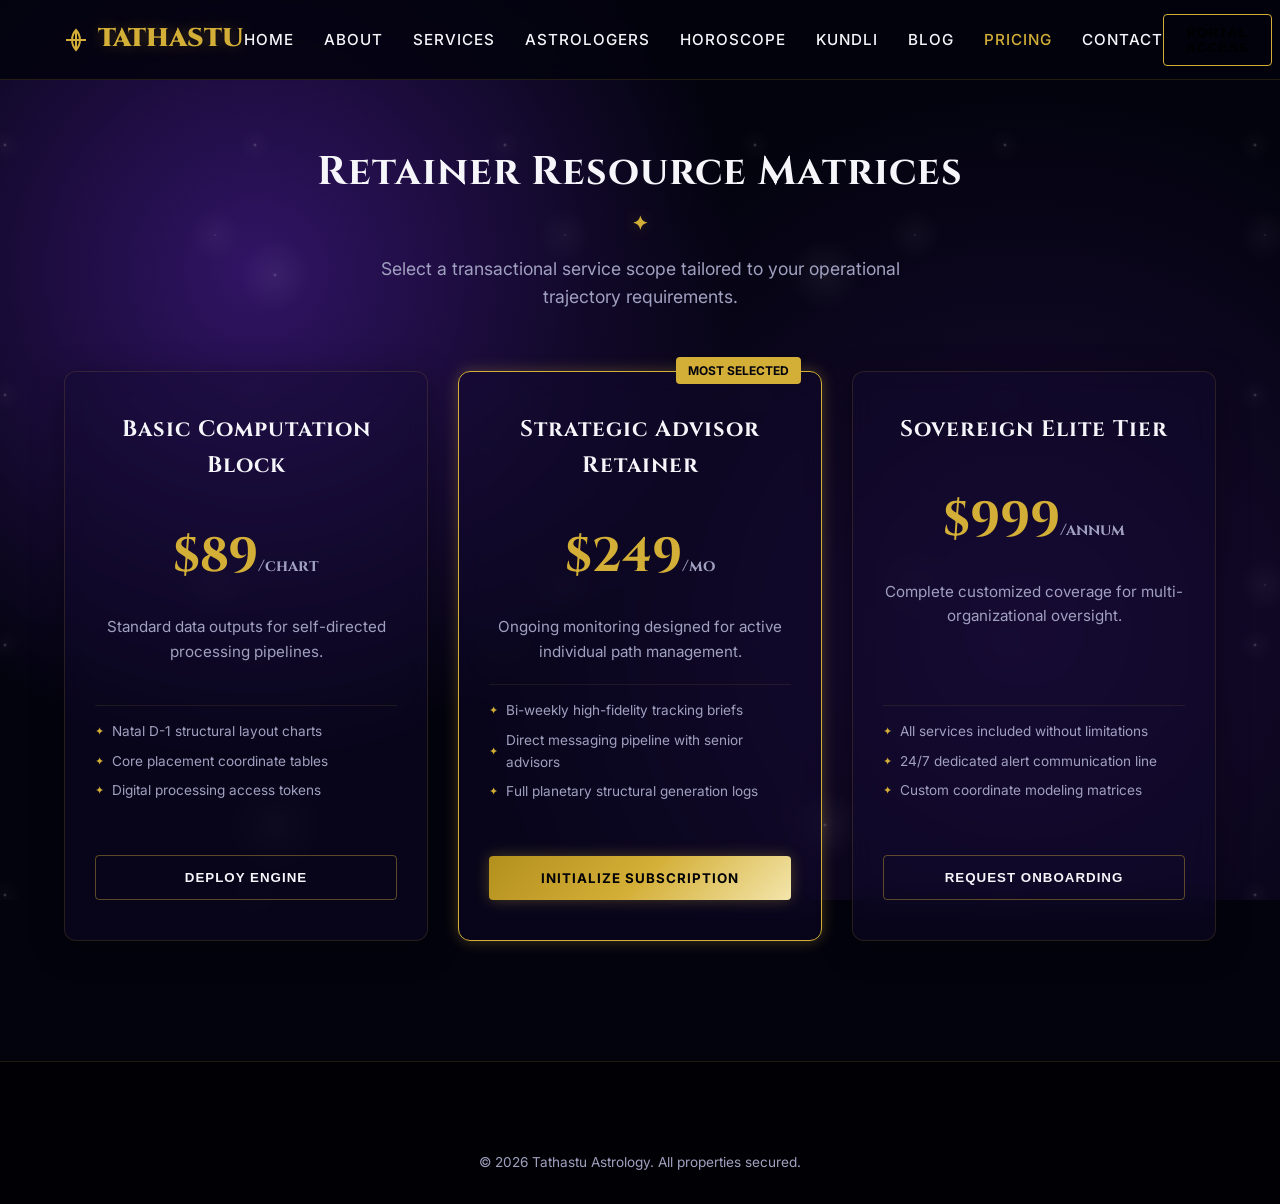
<file: tathastu-astrology/pricing.html>
<!DOCTYPE html>
<html lang="en">
<head>
    <meta charset="UTF-8">
    <meta name="viewport" content="width=device-width, initial-scale=1.0">
    <title>Retainer Tiers | Tathastu Astrology</title>
    <link rel="stylesheet" href="assets/css/style.css">
    <style>
        .pricing-grid-matrix { display: grid; grid-template-columns: repeat(auto-fit, minmax(300px, 1fr)); gap: 30px; margin: 40px 0; }
        .tier-highlight { border-color: var(--accent-gold) !important; box-shadow: var(--gold-glow) !important; position: relative; }
        .badge-premium { position: absolute; top: -15px; right: 20px; background: var(--accent-gold); color: var(--bg-space); font-weight:700; text-transform:uppercase; font-size:0.75rem; padding: 4px 12px; border-radius:4px; }
    </style>
</head>
<body>
    <nav class="celestial-nav">
        <a href="index.html" class="nav-brand"><svg width="24" height="24" viewBox="0 0 24 24" fill="none" stroke="currentColor" stroke-width="2" style="color:var(--accent-gold);"><path d="M12 2v20M2 12h20M12 2a15.3 15.3 0 0 1 4 10 15.3 15.3 0 0 1-4 10 15.3 15.3 0 0 1-4-10 15.3 15.3 0 0 1 4-10z"/></svg>TATHASTU</a>
        <ul class="nav-links">
            <li><a href="index.html">Home</a></li><li><a href="about.html">About</a></li><li><a href="services.html">Services</a></li><li><a href="astrologers.html">Astrologers</a></li><li><a href="horoscope.html">Horoscope</a></li><li><a href="kundli.html">Kundli</a></li><li><a href="blog.html">Blog</a></li>
            <li><a href="pricing.html" style="color: var(--accent-gold);">Pricing</a></li><li><a href="contact.html">Contact</a></li>
        </ul>
        <button class="nav-auth-btn" onclick="window.location.href='login.html'">Portal Access</button>
    </nav>

    <main class="page-container">
        <section class="section-header">
            <h2>Retainer Resource Matrices</h2>
            <p>Select a transactional service scope tailored to your operational trajectory requirements.</p>
        </section>

        <div class="pricing-grid-matrix">
            <div class="service-card glass-panel">
                <h3>Basic Computation Block</h3>
                <div class="service-price" style="font-size:3rem; margin:20px 0;">$89<span style="font-size:1rem; color:var(--text-muted);">/chart</span></div>
                <p>Standard data outputs for self-directed processing pipelines.</p>
                <ul class="service-features-list" style="text-align:left;">
                    <li>Natal D-1 structural layout charts</li>
                    <li>Core placement coordinate tables</li>
                    <li>Digital processing access tokens</li>
                </ul>
                <button class="btn-outline" style="width:100%; margin-top:20px;" onclick="window.location.href='kundli.html'">Deploy Engine</button>
            </div>

            <div class="service-card glass-panel tier-highlight">
                <div class="badge-premium">Most Selected</div>
                <h3>Strategic Advisor Retainer</h3>
                <div class="service-price" style="font-size:3rem; margin:20px 0;">$249<span style="font-size:1rem; color:var(--text-muted);">/mo</span></div>
                <p>Ongoing monitoring designed for active individual path management.</p>
                <ul class="service-features-list" style="text-align:left;">
                    <li>Bi-weekly high-fidelity tracking briefs</li>
                    <li>Direct messaging pipeline with senior advisors</li>
                    <li>Full planetary structural generation logs</li>
                </ul>
                <button class="btn-gold" style="width:100%; margin-top:20px;" onclick="window.location.href='contact.html'">Initialize Subscription</button>
            </div>

            <div class="service-card glass-panel">
                <h3>Sovereign Elite Tier</h3>
                <div class="service-price" style="font-size:3rem; margin:20px 0;">$999<span style="font-size:1rem; color:var(--text-muted);">/annum</span></div>
                <p>Complete customized coverage for multi-organizational oversight.</p>
                <ul class="service-features-list" style="text-align:left;">
                    <li>All services included without limitations</li>
                    <li>24/7 dedicated alert communication line</li>
                    <li>Custom coordinate modeling matrices</li>
                </ul>
                <button class="btn-outline" style="width:100%; margin-top:20px;" onclick="window.location.href='contact.html'">Request Onboarding</button>
            </div>
        </div>
    </main>

    <footer class="cosmic-footer">
        <div class="footer-copyright">&copy; 2026 Tathastu Astrology. All properties secured.</div>
    </footer>
</body>
</html>
</file>
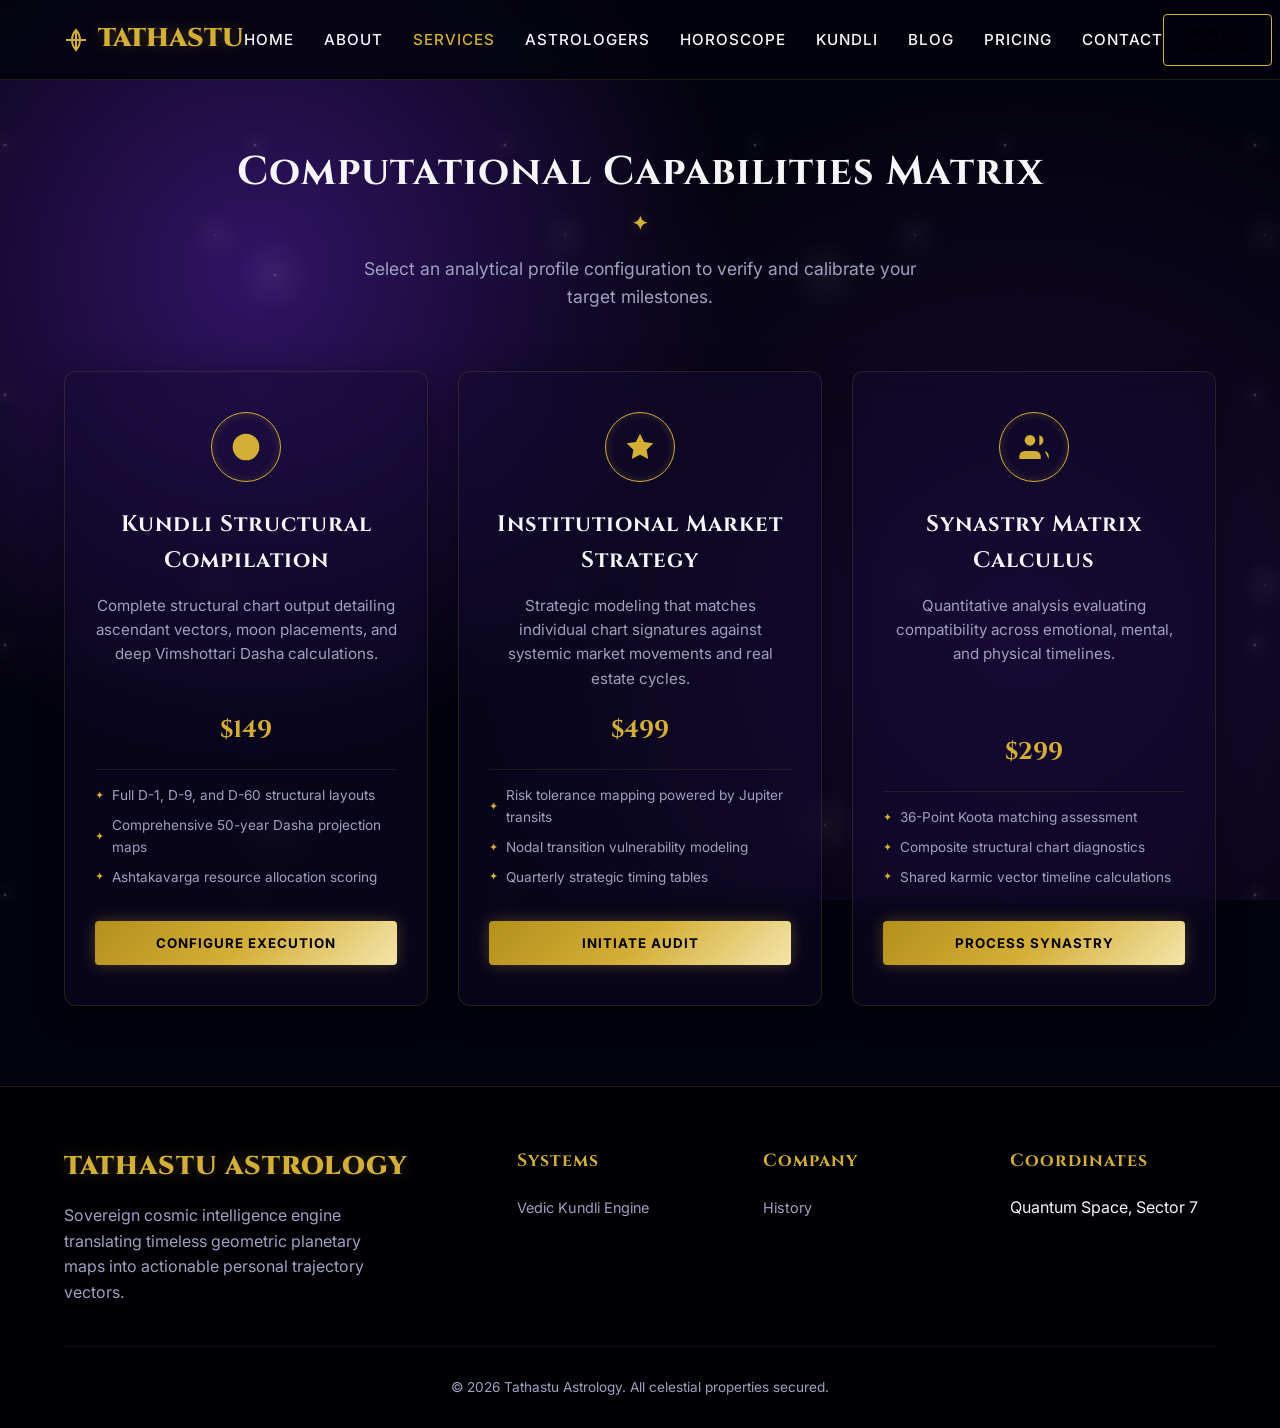
<file: tathastu-astrology/services.html>
<!DOCTYPE html>
<html lang="en">
<head>
    <meta charset="UTF-8">
    <meta name="viewport" content="width=device-width, initial-scale=1.0">
    <title>Analytical Modalities | Tathastu Astrology</title>
    <link rel="stylesheet" href="assets/css/style.css">
</head>
<body>
    <nav class="celestial-nav">
        <a href="index.html" class="nav-brand"><svg width="24" height="24" viewBox="0 0 24 24" fill="none" stroke="currentColor" stroke-width="2" style="color:var(--accent-gold);"><path d="M12 2v20M2 12h20M12 2a15.3 15.3 0 0 1 4 10 15.3 15.3 0 0 1-4 10 15.3 15.3 0 0 1-4-10 15.3 15.3 0 0 1 4-10z"/></svg>TATHASTU</a>
        <ul class="nav-links">
            <li><a href="index.html">Home</a></li>
            <li><a href="about.html">About</a></li>
            <li><a href="services.html" style="color: var(--accent-gold);">Services</a></li>
            <li><a href="astrologers.html">Astrologers</a></li>
            <li><a href="horoscope.html">Horoscope</a></li>
            <li><a href="kundli.html">Kundli</a></li>
            <li><a href="blog.html">Blog</a></li>
            <li><a href="pricing.html">Pricing</a></li>
            <li><a href="contact.html">Contact</a></li>
        </ul>
        <button class="nav-auth-btn" onclick="window.location.href='login.html'">Portal Access</button>
    </nav>

    <main class="page-container">
        <section class="section-header">
            <h2>Computational Capabilities Matrix</h2>
            <p>Select an analytical profile configuration to verify and calibrate your target milestones.</p>
        </section>

        <div class="services-matrix">
            <div class="service-card glass-panel">
                <div class="service-icon-frame">
                    <svg viewBox="0 0 24 24"><circle cx="12" cy="12" r="10"/><path d="M12 2a15.3 15.3 0 0 1 4 10 15.3 15.3 0 0 1-4 10"/></svg>
                </div>
                <h3>Kundli Structural Compilation</h3>
                <p>Complete structural chart output detailing ascendant vectors, moon placements, and deep Vimshottari Dasha calculations.</p>
                <div class="service-price">$149</div>
                <ul class="service-features-list">
                    <li>Full D-1, D-9, and D-60 structural layouts</li>
                    <li>Comprehensive 50-year Dasha projection maps</li>
                    <li>Ashtakavarga resource allocation scoring</li>
                </ul>
                <button class="btn-gold" style="width:100%;" onclick="window.location.href='kundli.html'">Configure Execution</button>
            </div>

            <div class="service-card glass-panel">
                <div class="service-icon-frame">
                    <svg viewBox="0 0 24 24"><path d="M12 2l3.09 6.26L22 9.27l-5 4.87 1.18 6.88L12 17.77l-6.18 3.25L7 14.14 2 9.27l6.91-1.01L12 2z"/></svg>
                </div>
                <h3>Institutional Market Strategy</h3>
                <p>Strategic modeling that matches individual chart signatures against systemic market movements and real estate cycles.</p>
                <div class="service-price">$499</div>
                <ul class="service-features-list">
                    <li>Risk tolerance mapping powered by Jupiter transits</li>
                    <li>Nodal transition vulnerability modeling</li>
                    <li>Quarterly strategic timing tables</li>
                </ul>
                <button class="btn-gold" style="width:100%;" onclick="window.location.href='contact.html'">Initiate Audit</button>
            </div>

            <div class="service-card glass-panel">
                <div class="service-icon-frame">
                    <svg viewBox="0 0 24 24"><path d="M17 21v-2a4 4 0 0 0-4-4H5a4 4 0 0 0-4 4v2"/><circle cx="9" cy="7" r="4"/><path d="M23 21v-2a4 4 0 0 0-3-3.87"/><path d="M16 3.13a4 4 0 0 1 0 7.75"/></svg>
                </div>
                <h3>Synastry Matrix Calculus</h3>
                <p>Quantitative analysis evaluating compatibility across emotional, mental, and physical timelines.</p>
                <div class="service-price">$299</div>
                <ul class="service-features-list">
                    <li>36-Point Koota matching assessment</li>
                    <li>Composite structural chart diagnostics</li>
                    <li>Shared karmic vector timeline calculations</li>
                </ul>
                <button class="btn-gold" style="width:100%;" onclick="window.location.href='contact.html'">Process Synastry</button>
            </div>
        </div>
    </main>

    <footer class="cosmic-footer">
        <div class="footer-layout">
            <div class="footer-info-block">
                <h3 class="nav-brand" style="padding-left:0;">TATHASTU ASTROLOGY</h3>
                <p>Sovereign cosmic intelligence engine translating timeless geometric planetary maps into actionable personal trajectory vectors.</p>
            </div>
            <div class="footer-column">
                <h4>Systems</h4><ul><li><a href="kundli.html">Vedic Kundli Engine</a></li></ul>
            </div>
            <div class="footer-column">
                <h4>Company</h4><ul><li><a href="about.html">History</a></li></ul>
            </div>
            <div class="footer-column">
                <h4>Coordinates</h4><ul><li>Quantum Space, Sector 7</li></ul>
            </div>
        </div>
        <div class="footer-copyright">&copy; 2026 Tathastu Astrology. All celestial properties secured.</div>
    </footer>
</body>
</html>
</file>
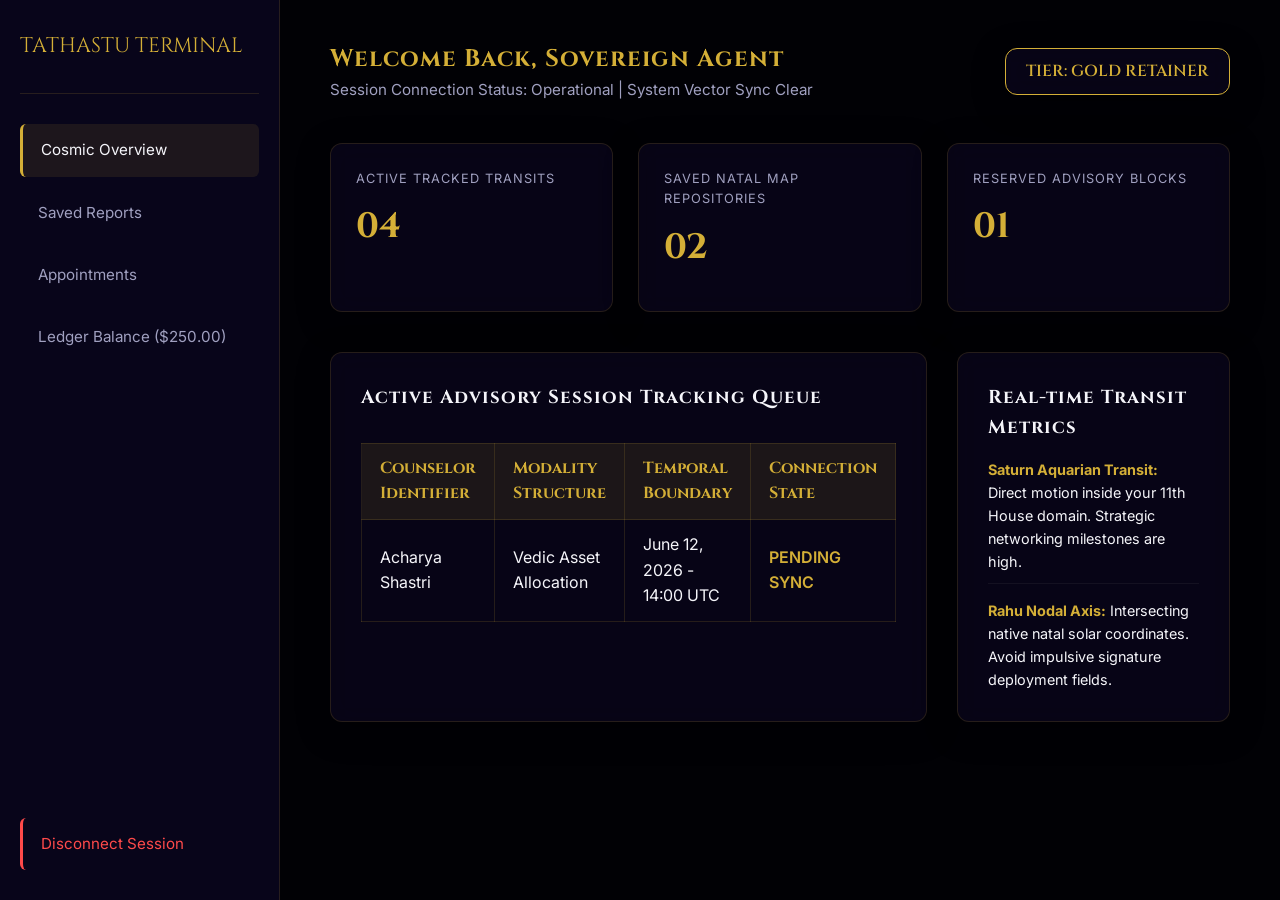
<file: tathastu-astrology/user-dashboard.html>
<!DOCTYPE html>
<html lang="en">
<head>
    <meta charset="UTF-8">
    <meta name="viewport" content="width=device-width, initial-scale=1.0">
    <title>Sovereign Terminal Portfolio | Tathastu Astrology</title>
    <link rel="stylesheet" href="assets/css/style.css">
</head>
<body>
    <div class="dashboard-workspace">
        <aside class="dashboard-sidebar">
            <div class="sidebar-header">TATHASTU TERMINAL</div>
            <ul class="sidebar-menu">
                <li class="sidebar-link active">Cosmic Overview</li>
                <li class="sidebar-link" onclick="alert('Navigating to Compiled Chart Database Matrix')">Saved Reports</li>
                <li class="sidebar-link" onclick="alert('Opening Secured Advisory Communication Channels')">Appointments</li>
                <li class="sidebar-link" onclick="alert('Wallet ledger processing online...')">Ledger Balance ($250.00)</li>
                <li class="sidebar-link" style="margin-top:auto; border-left:3px solid #ff4a4a; color:#ff4a4a;" onclick="window.location.href='index.html'">Disconnect Session</li>
            </ul>
        </aside>

        <main class="dashboard-content-viewport">
            <header style="display:flex; justify-content:space-between; align-items:center; margin-bottom:40px;">
                <div>
                    <h2 style="color:var(--accent-gold);">Welcome Back, Sovereign Agent</h2>
                    <p style="color:var(--text-muted); font-size:0.95rem;">Session Connection Status: Operational | System Vector Sync Clear</p>
                </div>
                <div class="glass-panel" style="padding:10px 20px; font-weight:600; font-family:var(--font-celestial); color:var(--accent-gold); border-color:var(--accent-gold);">
                    TIER: GOLD RETAINER
                </div>
            </header>

            <div class="metrics-row">
                <div class="glass-panel metric-card">
                    <div class="metric-label">Active Tracked Transits</div>
                    <div class="metric-value">04</div>
                </div>
                <div class="glass-panel metric-card">
                    <div class="metric-label">Saved Natal Map Repositories</div>
                    <div class="metric-value">02</div>
                </div>
                <div class="glass-panel metric-card">
                    <div class="metric-label">Reserved Advisory Blocks</div>
                    <div class="metric-value">01</div>
                </div>
            </div>

            <div style="display:grid; grid-template-columns: 2fr 1fr; gap:30px;">
                <div class="glass-panel" style="padding:30px;">
                    <h3 style="margin-bottom:20px;">Active Advisory Session Tracking Queue</h3>
                    <div class="data-table-container">
                        <table class="report-table-data" style="margin-top:0;">
                            <thead>
                                <tr><th>Counselor Identifier</th><th>Modality Structure</th><th>Temporal Boundary</th><th>Connection State</th></tr>
                            </thead>
                            <tbody>
                                <tr><td>Acharya Shastri</td><td>Vedic Asset Allocation</td><td>June 12, 2026 - 14:00 UTC</td><td style="color:var(--accent-gold); font-weight:600;">PENDING SYNC</td></tr>
                            </tbody>
                        </table>
                    </div>
                </div>
                
                <div class="glass-panel" style="padding:30px;">
                    <h3 style="margin-bottom:15px;">Real-time Transit Metrics</h3>
                    <ul style="list-style:none; display:flex; flex-direction:column; gap:15px; font-size:0.9rem;">
                        <li style="border-bottom:1px solid rgba(255,255,255,0.05); padding-bottom:10px;">
                            <strong style="color:var(--accent-gold);">Saturn Aquarian Transit:</strong> Direct motion inside your 11th House domain. Strategic networking milestones are high.
                        </li>
                        <li>
                            <strong style="color:var(--accent-gold);">Rahu Nodal Axis:</strong> Intersecting native natal solar coordinates. Avoid impulsive signature deployment fields.
                        </li>
                    </ul>
                </div>
            </div>
        </main>
    </div>
</body>
</html>
</file>
<file: tathastu-astrology/assets/css/style.css>
/* ==========================================================================
   TATHASTU ASTROLOGY - DESIGN SYSTEM & ENGINE
   ========================================================================== */

@import url('https://fonts.googleapis.com/css2?family=Cinzel:wght@400;600;700;900&family=Inter:wght@300;400;500;600;700&display=swap');

:root {
    /* Color Palette */
    --bg-space: #03030e;
    --bg-space-deep: #010105;
    --primary-cosmic: #120c31;
    --purple-glow: #311465;
    --accent-gold: #d4af37;
    --accent-gold-hover: #f3e5ab;
    --text-light: #f5f5fa;
    --text-muted: #a0a0c0;
    --glass-bg: rgba(18, 12, 49, 0.4);
    --glass-border: rgba(212, 175, 55, 0.15);
    --glass-border-glow: rgba(212, 175, 55, 0.4);
    
    /* Typography */
    --font-celestial: 'Cinzel', serif;
    --font-body: 'Inter', sans-serif;
    
    /* Transitions & Shadows */
    --transition-smooth: all 0.4s cubic-bezier(0.25, 0.8, 0.25, 1);
    --gold-glow: 0 0 15px rgba(212, 175, 55, 0.3);
    --cosmic-glow: 0 0 25px rgba(49, 20, 101, 0.6);
}

/* Base Reset & Layout Engine */
* {
    box-sizing: border-box;
    margin: 0;
    padding: 0;
}

body {
    background-color: var(--bg-space);
    background-image: 
        radial-gradient(circle at 20% 30%, var(--purple-glow) 0%, transparent 40%),
        radial-gradient(circle at 80% 70%, #1a0b36 0%, transparent 45%);
    background-attachment: fixed;
    color: var(--text-light);
    font-family: var(--font-body);
    line-height: 1.6;
    overflow-x: hidden;
    position: relative;
}

/* Background Cosmic Ambient Particles Canvas simulation layer */
body::before {
    content: "";
    position: fixed;
    top: 0;
    left: 0;
    width: 100vw;
    height: 100vh;
    background-image: 
        radial-gradient(white, rgba(255,255,255,.2) 2px, transparent 40px),
        radial-gradient(white, rgba(255,255,255,.15) 1px, transparent 30px),
        radial-gradient(white, rgba(255,255,255,.1) 2px, transparent 20px);
    background-size: 550px 550px, 350px 350px, 250px 250px;
    background-position: 0 0, 40px 60px, 130px 270px;
    opacity: 0.25;
    z-index: -1;
    pointer-events: none;
}

h1, h2, h3, h4, h5, h6 {
    font-family: var(--font-celestial);
    color: var(--text-light);
    letter-spacing: 1px;
}

a {
    color: inherit;
    text-decoration: none;
    transition: var(--transition-smooth);
}

/* Glassmorphism Structural Architecture */
.glass-panel {
    background: var(--glass-bg);
    backdrop-filter: blur(12px);
    -webkit-backdrop-filter: blur(12px);
    border: 1px solid var(--glass-border);
    border-radius: 12px;
    box-shadow: 0 8px 32px 0 rgba(0, 0, 0, 0.37);
    transition: var(--transition-smooth);
}

.glass-panel:hover {
    border-color: var(--glass-border-glow);
    box-shadow: var(--cosmic-glow);
}

/* Celestial Navigation Bar Component */
.celestial-nav {
    position: fixed;
    top: 0;
    left: 0;
    width: 100%;
    height: 80px;
    z-index: 1000;
    display: flex;
    justify-content: space-between;
    align-items: center;
    padding: 0 5%;
    background: rgba(3, 3, 14, 0.85);
    border-bottom: 1px solid var(--glass-border);
    backdrop-filter: blur(10px);
}

.nav-brand {
    font-family: var(--font-celestial);
    font-size: 1.6rem;
    font-weight: 900;
    color: var(--accent-gold);
    text-shadow: var(--gold-glow);
    display: flex;
    align-items: center;
    gap: 10px;
}

.nav-links {
    display: flex;
    list-style: none;
    gap: 30px;
}

.nav-links a {
    font-size: 0.95rem;
    font-weight: 500;
    text-transform: uppercase;
    letter-spacing: 1px;
    position: relative;
    padding: 5px 0;
}

.nav-links a::after {
    content: '';
    position: absolute;
    bottom: 0;
    left: 0;
    width: 0;
    height: 1px;
    background: var(--accent-gold);
    transition: var(--transition-smooth);
}

.nav-links a:hover {
    color: var(--accent-gold);
}

.nav-links a:hover::after {
    width: 100%;
}

.nav-auth-btn {
    border: 1px solid var(--accent-gold);
    padding: 10px 22px;
    border-radius: 4px;
    text-transform: uppercase;
    font-size: 0.85rem;
    font-weight: 600;
    letter-spacing: 1px;
    background: transparent;
    cursor: pointer;
    box-shadow: inset 0 0 0 0 var(--accent-gold);
    transition: var(--transition-smooth);
}

.nav-auth-btn:hover {
    background: var(--accent-gold);
    color: var(--bg-space);
    box-shadow: var(--gold-glow);
}

.mobile-toggle {
    display: none;
    flex-direction: column;
    gap: 6px;
    cursor: pointer;
}

.mobile-toggle span {
    width: 25px;
    height: 2px;
    background: var(--accent-gold);
    transition: var(--transition-smooth);
}

/* Typography Headings Modifier */
.section-header {
    text-align: center;
    margin-bottom: 60px;
}

.section-header h2 {
    font-size: 2.5rem;
    color: var(--text-light);
    margin-bottom: 15px;
    position: relative;
    display: inline-block;
}

.section-header h2::after {
    content: "✦";
    display: block;
    font-size: 1.2rem;
    color: var(--accent-gold);
    margin-top: 5px;
    text-shadow: var(--gold-glow);
}

.section-header p {
    color: var(--text-muted);
    font-size: 1.1rem;
    max-width: 600px;
    margin: 0 auto;
}

/* System Button Standardizations */
.btn-gold {
    background: linear-gradient(135deg, #b38f1d 0%, var(--accent-gold) 50%, #f3e5ab 100%);
    color: var(--bg-space-deep);
    padding: 14px 30px;
    border: none;
    border-radius: 4px;
    font-family: var(--font-body);
    font-weight: 700;
    text-transform: uppercase;
    letter-spacing: 1px;
    cursor: pointer;
    box-shadow: var(--gold-glow);
    transition: var(--transition-smooth);
}

.btn-gold:hover {
    transform: translateY(-2px);
    box-shadow: 0 0 25px rgba(212, 175, 55, 0.6);
}

.btn-outline {
    background: transparent;
    border: 1px solid var(--glass-border-glow);
    color: var(--text-light);
    padding: 14px 30px;
    border-radius: 4px;
    font-weight: 600;
    text-transform: uppercase;
    letter-spacing: 1px;
    cursor: pointer;
    transition: var(--transition-smooth);
}

.btn-outline:hover {
    background: rgba(255,255,255,0.05);
    border-color: var(--accent-gold);
}

/* Universal Page Structural Layout Container */
.page-container {
    padding: 140px 5% 80px 5%;
    max-width: 1400px;
    margin: 0 auto;
    min-height: 85vh;
}

/* ==========================================================================
   HOMEPAGE SPECIFIC COMPONENTS
   ========================================================================== */
.hero-wrapper {
    display: grid;
    grid-template-columns: 1fr 1fr;
    gap: 40px;
    align-items: center;
    padding: 60px 0;
}

.hero-content h1 {
    font-size: 3.8rem;
    line-height: 1.2;
    margin-bottom: 25px;
    background: linear-gradient(to right, #fff 30%, var(--accent-gold) 100%);
    -webkit-background-clip: text;
    -webkit-text-fill-color: transparent;
}

.hero-content p {
    color: var(--text-muted);
    font-size: 1.2rem;
    margin-bottom: 40px;
}

.hero-ctas {
    display: flex;
    gap: 20px;
}

.hero-visual {
    position: relative;
    display: flex;
    justify-content: center;
    align-items: center;
}

.zodiac-wheel-container {
    width: 450px;
    height: 450px;
    border: 2px dashed rgba(212, 175, 55, 0.3);
    border-radius: 50%;
    position: relative;
    animation: spin continuous 120s linear infinite;
    display: flex;
    justify-content: center;
    align-items: center;
}

.zodiac-wheel-container img {
    width: 85%;
    height: 85%;
    object-fit: contain;
    opacity: 0.8;
}

.zodiac-wheel-center {
    position: absolute;
    width: 60px;
    height: 60px;
    background: var(--accent-gold);
    border-radius: 50%;
    box-shadow: var(--gold-glow);
    animation: pulse 4s ease-in-out infinite;
}

@keyframes spin { 100% { transform: rotate(360deg); } }
@keyframes pulse { 0%, 100% { transform: scale(1); opacity: 0.8; } 50% { transform: scale(1.1); opacity: 1; } }

/* Services Grid UI Matrix */
.services-matrix {
    display: grid;
    grid-template-columns: repeat(auto-fit, minmax(320px, 1fr));
    gap: 30px;
    margin-top: 40px;
}

.service-card {
    padding: 40px 30px;
    text-align: center;
    display: flex;
    flex-direction: column;
    align-items: center;
}

.service-icon-frame {
    width: 70px;
    height: 70px;
    margin-bottom: 25px;
    border: 1px solid var(--accent-gold);
    border-radius: 50%;
    display: flex;
    align-items: center;
    justify-content: center;
    color: var(--accent-gold);
    box-shadow: inset 0 0 10px rgba(212, 175, 55, 0.2);
}

.service-icon-frame svg {
    width: 32px;
    height: 32px;
    fill: currentColor;
}

.service-card h3 {
    font-size: 1.4rem;
    margin-bottom: 15px;
    color: var(--text-light);
}

.service-card p {
    color: var(--text-muted);
    font-size: 0.95rem;
    margin-bottom: 20px;
    flex-grow: 1;
}

.service-price {
    font-family: var(--font-celestial);
    font-size: 1.5rem;
    color: var(--accent-gold);
    margin-bottom: 20px;
    font-weight: 700;
}

.service-features-list {
    list-style: none;
    width: 100%;
    text-align: left;
    margin-bottom: 25px;
    border-top: 1px solid rgba(215,175,55,0.1);
    padding-top: 15px;
}

.service-features-list li {
    font-size: 0.85rem;
    color: var(--text-muted);
    margin-bottom: 8px;
    display: flex;
    align-items: center;
    gap: 8px;
}

.service-features-list li::before {
    content: "✦";
    color: var(--accent-gold);
    font-size: 0.7rem;
}

/* Directory Systems / Filter Engines */
.directory-controls {
    display: flex;
    justify-content: space-between;
    flex-wrap: wrap;
    gap: 20px;
    margin-bottom: 40px;
    padding: 20px;
}

.search-input, .filter-select {
    background: rgba(255,255,255,0.03);
    border: 1px solid var(--glass-border);
    padding: 12px 20px;
    color: var(--text-light);
    border-radius: 4px;
    font-family: var(--font-body);
    font-size: 0.95rem;
    outline: none;
}

.search-input { min-width: 300px; }
.search-input:focus, .filter-select:focus { border-color: var(--accent-gold); }
.filter-select option { background: var(--bg-space-deep); color: var(--text-light); }

.astrologers-grid {
    display: grid;
    grid-template-columns: repeat(auto-fill, minmax(280px, 1fr));
    gap: 30px;
}

.astrologer-card {
    overflow: hidden;
    position: relative;
}

.astrologer-img-wrapper {
    width: 100%;
    height: 240px;
    overflow: hidden;
    position: relative;
    border-bottom: 1px solid var(--glass-border);
}

.astrologer-img-wrapper img {
    width: 100%;
    height: 100%;
    object-fit: cover;
    transition: var(--transition-smooth);
}

.astrologer-card:hover .astrologer-img-wrapper img {
    transform: scale(1.05);
}

.astrologer-details {
    padding: 25px;
}

.astrologer-meta {
    display: flex;
    justify-content: space-between;
    font-size: 0.8rem;
    color: var(--text-muted);
    margin-bottom: 10px;
    text-transform: uppercase;
}

.astrologer-rating {
    color: var(--accent-gold);
    font-weight: 600;
}

/* Horoscope Interfaces */
.zodiac-selector-grid {
    display: grid;
    grid-template-columns: repeat(auto-fill, minmax(160px, 1fr));
    gap: 20px;
    margin-bottom: 50px;
}

.zodiac-tab-card {
    padding: 25px 15px;
    text-align: center;
    cursor: pointer;
    border: 1px solid var(--glass-border);
}

.zodiac-tab-card.active {
    border-color: var(--accent-gold);
    background: rgba(212, 175, 55, 0.08);
    box-shadow: var(--gold-glow);
}

.zodiac-tab-card svg {
    width: 40px;
    height: 40px;
    fill: var(--accent-gold);
    margin-bottom: 12px;
}

.zodiac-tab-card span {
    display: block;
    font-family: var(--font-celestial);
    font-weight: 600;
    font-size: 1rem;
}

.zodiac-tab-card small {
    color: var(--text-muted);
    font-size: 0.75rem;
}

.horoscope-display-panel {
    padding: 40px;
    margin-top: 30px;
}

/* Engine Generator Forms (Kundli Engine) */
.form-layout-grid {
    display: grid;
    grid-template-columns: repeat(auto-fit, minmax(220px, 1fr));
    gap: 25px;
    margin-bottom: 30px;
}

.input-block {
    display: flex;
    flex-direction: column;
    gap: 8px;
}

.input-block label {
    font-size: 0.85rem;
    text-transform: uppercase;
    letter-spacing: 1px;
    color: var(--text-muted);
}

.input-block input {
    background: rgba(255,255,255,0.03);
    border: 1px solid var(--glass-border);
    padding: 14px;
    border-radius: 4px;
    color: var(--text-light);
    font-family: var(--font-body);
    font-size: 1rem;
    outline: none;
    transition: var(--transition-smooth);
}

.input-block input:focus {
    border-color: var(--accent-gold);
    background: rgba(255,255,255,0.06);
}

.report-output-box {
    margin-top: 50px;
    padding: 40px;
    display: none;
}

.report-table-data {
    width: 100%;
    border-collapse: collapse;
    margin-top: 25px;
}

.report-table-data th, .report-table-data td {
    border: 1px solid var(--glass-border);
    padding: 12px 18px;
    text-align: left;
}

.report-table-data th {
    background: rgba(212,175,55,0.1);
    font-family: var(--font-celestial);
    color: var(--accent-gold);
}

/* Authentication Interface Matrix */
.auth-center-frame {
    max-width: 450px;
    margin: 40px auto;
    padding: 45px 35px;
}

.auth-center-frame h2 {
    text-align: center;
    margin-bottom: 30px;
}

.auth-error-msg {
    color: #ff4a4a;
    font-size: 0.85rem;
    margin-top: -10px;
    margin-bottom: 15px;
    display: none;
}

/* Executive Dashboard Systems Architectures */
.dashboard-workspace {
    display: grid;
    grid-template-columns: 280px 1fr;
    min-height: 100vh;
    background: var(--bg-space-deep);
}

.dashboard-sidebar {
    background: rgba(10, 6, 30, 0.85);
    border-right: 1px solid var(--glass-border);
    padding: 30px 20px;
    display: flex;
    flex-direction: column;
}

.sidebar-header {
    font-family: var(--font-celestial);
    font-size: 1.3rem;
    color: var(--accent-gold);
    padding-bottom: 30px;
    border-bottom: 1px solid var(--glass-border);
    margin-bottom: 30px;
}

.sidebar-menu {
    list-style: none;
    display: flex;
    flex-direction: column;
    gap: 10px;
    flex-grow: 1;
}

.sidebar-link {
    display: flex;
    align-items: center;
    gap: 15px;
    padding: 14px 18px;
    border-radius: 6px;
    font-size: 0.95rem;
    color: var(--text-muted);
    cursor: pointer;
    transition: var(--transition-smooth);
}

.sidebar-link.active, .sidebar-link:hover {
    background: rgba(212, 175, 55, 0.1);
    color: var(--text-light);
    border-left: 3px solid var(--accent-gold);
}

.dashboard-content-viewport {
    padding: 40px 5%;
    overflow-y: auto;
    height: 100vh;
}

.metrics-row {
    display: grid;
    grid-template-columns: repeat(auto-fit, minmax(220px, 1fr));
    gap: 25px;
    margin-bottom: 40px;
}

.metric-card {
    padding: 25px;
}

.metric-label {
    font-size: 0.8rem;
    text-transform: uppercase;
    color: var(--text-muted);
    letter-spacing: 1px;
}

.metric-value {
    font-family: var(--font-celestial);
    font-size: 2.2rem;
    color: var(--accent-gold);
    font-weight: 700;
    margin: 10px 0;
}

.chart-mock-container {
    height: 280px;
    background: rgba(255,255,255,0.02);
    border: 1px dashed var(--glass-border);
    border-radius: 8px;
    display: flex;
    align-items: flex-end;
    justify-content: space-around;
    padding: 30px 20px 10px 20px;
    position: relative;
    margin-top: 20px;
}

.chart-bar-mock {
    width: 45px;
    background: linear-gradient(to top, var(--purple-glow), var(--accent-gold));
    border-top-left-radius: 4px;
    border-top-right-radius: 4px;
    position: relative;
    transition: height 1s ease;
}

.chart-bar-mock::before {
    content: attr(data-value);
    position: absolute;
    top: -25px;
    left: 50%;
    transform: translateX(-50%);
    font-size: 0.75rem;
    color: var(--text-muted);
}

.chart-label-mock {
    position: absolute;
    bottom: -25px;
    font-size: 0.75rem;
    color: var(--text-muted);
}

.data-table-container {
    margin-top: 30px;
    overflow-x: auto;
}

/* Interactive Modals */
.modal-overlay {
    position: fixed;
    top: 0;
    left: 0;
    width: 100vw;
    height: 100vh;
    background: rgba(1,1,5,0.8);
    backdrop-filter: blur(8px);
    z-index: 2000;
    display: none;
    justify-content: center;
    align-items: center;
}

.modal-surface {
    width: 100%;
    max-width: 550px;
    padding: 40px;
}

/* Footer Element Configuration */
.cosmic-footer {
    background: var(--bg-space-deep);
    border-top: 1px solid var(--glass-border);
    padding: 60px 5% 30px 5%;
}

.footer-layout {
    display: grid;
    grid-template-columns: 2fr repeat(3, 1fr);
    gap: 40px;
    max-width: 1400px;
    margin: 0 auto;
    padding-bottom: 40px;
    border-bottom: 1px solid rgba(255,255,255,0.05);
}

.footer-info-block p {
    color: var(--text-muted);
    margin-top: 15px;
    max-width: 320px;
}

.footer-column h4 {
    color: var(--accent-gold);
    margin-bottom: 20px;
    font-size: 1.1rem;
}

.footer-column ul {
    list-style: none;
    display: flex;
    flex-direction: column;
    gap: 12px;
}

.footer-column a {
    color: var(--text-muted);
    font-size: 0.9rem;
}

.footer-column a:hover {
    color: var(--accent-gold);
}

.footer-copyright {
    text-align: center;
    padding-top: 30px;
    color: var(--text-muted);
    font-size: 0.85rem;
}

/* ==========================================================================
   RESPONSIVE DESIGN SYSTEM MEDIA QUERY ENGINE
   ========================================================================== */
@media (max-width: 1024px) {
    .hero-wrapper { grid-template-columns: 1fr; text-align: center; }
    .hero-ctas { justify-content: center; }
    .zodiac-wheel-container { width: 350px; height: 350px; margin: 0 auto; }
    .footer-layout { grid-template-columns: 1fr 1fr; }
    .dashboard-workspace { grid-template-columns: 1fr; }
    .dashboard-sidebar { display: none; }
}

@media (max-width: 768px) {
    .nav-links { display: none; }
    .mobile-toggle { display: flex; }
    .page-container { padding-top: 110px; }
    .hero-content h1 { font-size: 2.6rem; }
    .footer-layout { grid-template-columns: 1fr; }
    .zodiac-selector-grid { grid-template-columns: repeat(3, 1fr); }
}
</file>
